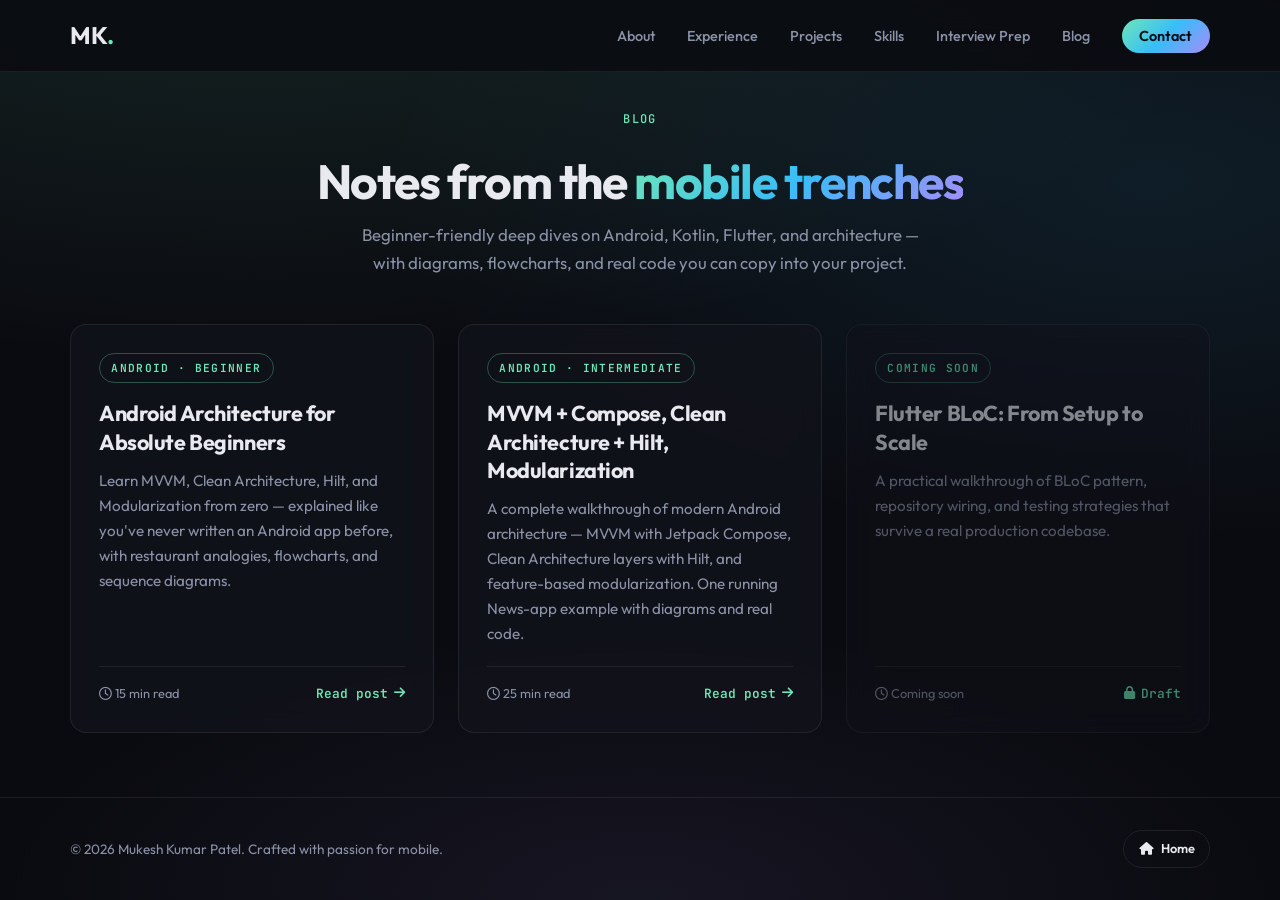
<file: blog.html>
<!DOCTYPE html>
<html lang="en">
<head>
  <meta charset="UTF-8">
  <meta name="viewport" content="width=device-width, initial-scale=1.0">
  <title>Blog — Mukesh Kumar Patel</title>
  <meta name="description" content="Mobile development blog by Mukesh Kumar Patel — Android, Kotlin, Flutter, Clean Architecture and more.">
  <meta name="keywords" content="Android blog, Kotlin tutorial, Flutter blog, MVVM, Clean Architecture, Mukesh Kumar Patel">
  <link rel="canonical" href="https://mukeshkumar7470.github.io/blog.html">
  <meta property="og:title" content="Blog — Mukesh Kumar Patel">
  <meta property="og:description" content="Beginner-friendly deep dives on Android, Kotlin, Flutter, and architecture.">
  <meta property="og:image" content="https://avatars.githubusercontent.com/u/48297190?v=4">
  <link rel="icon" href="https://avatars.githubusercontent.com/u/48297190?v=4" type="image/png">
  <link rel="preconnect" href="https://fonts.googleapis.com">
  <link rel="preconnect" href="https://fonts.gstatic.com" crossorigin>
  <link href="https://fonts.googleapis.com/css2?family=Outfit:wght@300;400;500;600;700&family=JetBrains+Mono:wght@400;500&display=swap" rel="stylesheet">
  <link rel="stylesheet" href="https://cdnjs.cloudflare.com/ajax/libs/font-awesome/6.5.1/css/all.min.css" crossorigin="anonymous">
  <link rel="stylesheet" href="css/style.css">
  <link rel="stylesheet" href="css/blog.css">
</head>
<body class="blog-page">
  <div class="bg-mesh" aria-hidden="true"></div>

  <header class="site-header scrolled" id="header">
    <nav class="nav container" aria-label="Main">
      <a href="index.html" class="nav-logo">MK<span class="accent">.</span></a>
      <button class="nav-toggle" id="navToggle" aria-label="Open menu" aria-expanded="false">
        <span></span><span></span><span></span>
      </button>
      <ul class="nav-links" id="navLinks">
        <li><a href="index.html#about">About</a></li>
        <li><a href="index.html#experience">Experience</a></li>
        <li><a href="index.html#projects">Projects</a></li>
        <li><a href="index.html#skills">Skills</a></li>
        <li><a href="interview.html">Interview Prep</a></li>
        <li><a href="blog.html" class="active">Blog</a></li>
        <li><a href="index.html#contact" class="nav-cta">Contact</a></li>
      </ul>
    </nav>
  </header>

  <main>
    <div class="container">
      <section class="blog-hero reveal visible">
        <span class="section-tag">Blog</span>
        <h1>Notes from the <span class="gradient-text">mobile trenches</span></h1>
        <p>
          Beginner-friendly deep dives on Android, Kotlin, Flutter, and architecture —
          with diagrams, flowcharts, and real code you can copy into your project.
        </p>
      </section>

      <section class="blog-grid">
        <article class="blog-card reveal visible">
          <span class="blog-card-tag">Android · Beginner</span>
          <h2>
            <a href="blog/android-architecture-for-beginners.html">
              Android Architecture for Absolute Beginners
            </a>
          </h2>
          <p>
            Learn MVVM, Clean Architecture, Hilt, and Modularization from zero — explained
            like you've never written an Android app before, with restaurant analogies,
            flowcharts, and sequence diagrams.
          </p>
          <div class="blog-card-meta">
            <span><i class="fa-regular fa-clock"></i> 15 min read</span>
            <a href="blog/android-architecture-for-beginners.html" class="read-more">
              Read post <i class="fa-solid fa-arrow-right"></i>
            </a>
          </div>
        </article>

        <article class="blog-card reveal visible">
          <span class="blog-card-tag">Android · Intermediate</span>
          <h2>
            <a href="blog/mvvm-compose-clean-architecture-hilt-modularization.html">
              MVVM + Compose, Clean Architecture + Hilt, Modularization
            </a>
          </h2>
          <p>
            A complete walkthrough of modern Android architecture — MVVM with Jetpack
            Compose, Clean Architecture layers with Hilt, and feature-based modularization.
            One running News-app example with diagrams and real code.
          </p>
          <div class="blog-card-meta">
            <span><i class="fa-regular fa-clock"></i> 25 min read</span>
            <a href="blog/mvvm-compose-clean-architecture-hilt-modularization.html" class="read-more">
              Read post <i class="fa-solid fa-arrow-right"></i>
            </a>
          </div>
        </article>

        <article class="blog-card reveal visible" style="opacity: 0.55; pointer-events: none;">
          <span class="blog-card-tag">Coming Soon</span>
          <h2><a href="#">Flutter BLoC: From Setup to Scale</a></h2>
          <p>
            A practical walkthrough of BLoC pattern, repository wiring, and testing
            strategies that survive a real production codebase.
          </p>
          <div class="blog-card-meta">
            <span><i class="fa-regular fa-clock"></i> Coming soon</span>
            <span class="read-more"><i class="fa-solid fa-lock"></i> Draft</span>
          </div>
        </article>
      </section>
    </div>
  </main>

  <footer class="footer">
    <div class="container footer-inner">
      <p>&copy; <span id="year"></span> Mukesh Kumar Patel. Crafted with passion for mobile.</p>
      <a href="index.html" class="btn btn-outline btn-sm">
        <i class="fa-solid fa-house"></i> Home
      </a>
    </div>
  </footer>

  <script src="js/main.js"></script>
  <script>
    document.getElementById("year").textContent = new Date().getFullYear();
  </script>
</body>
</html>
</file>
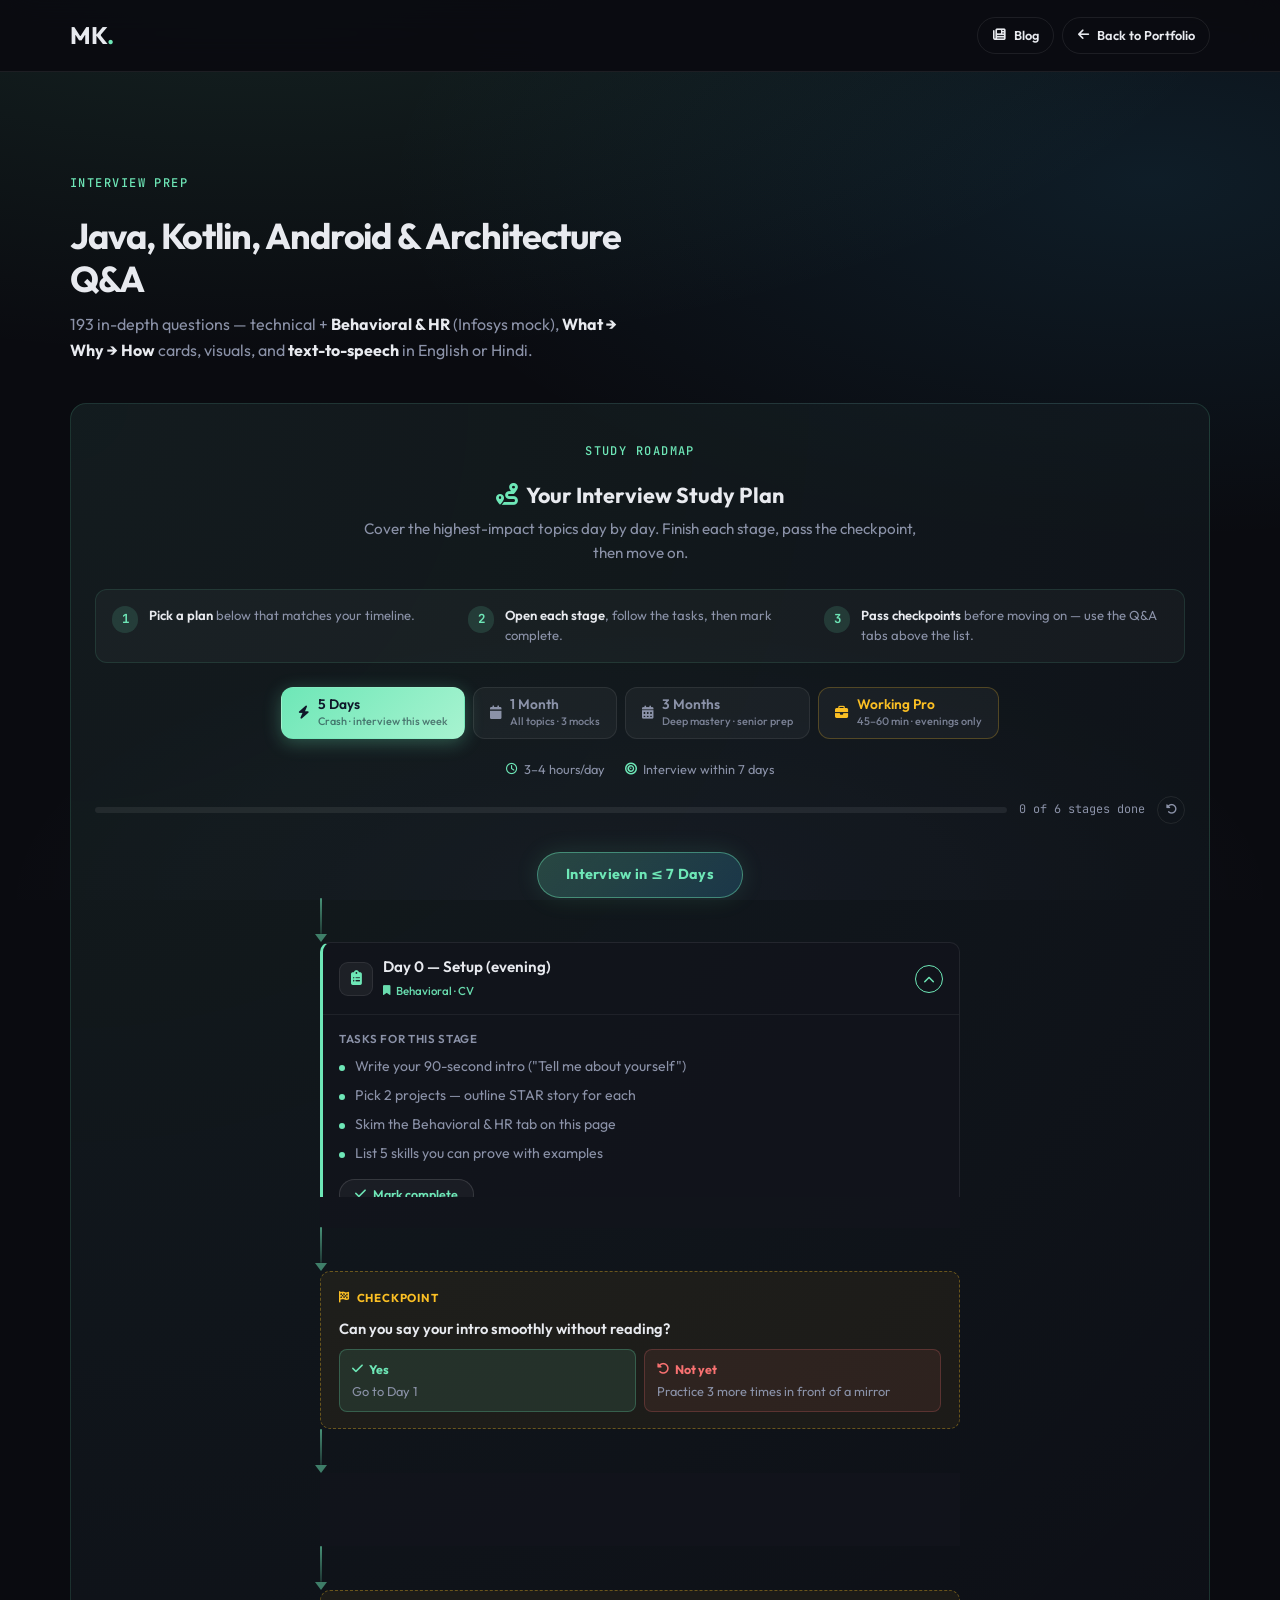
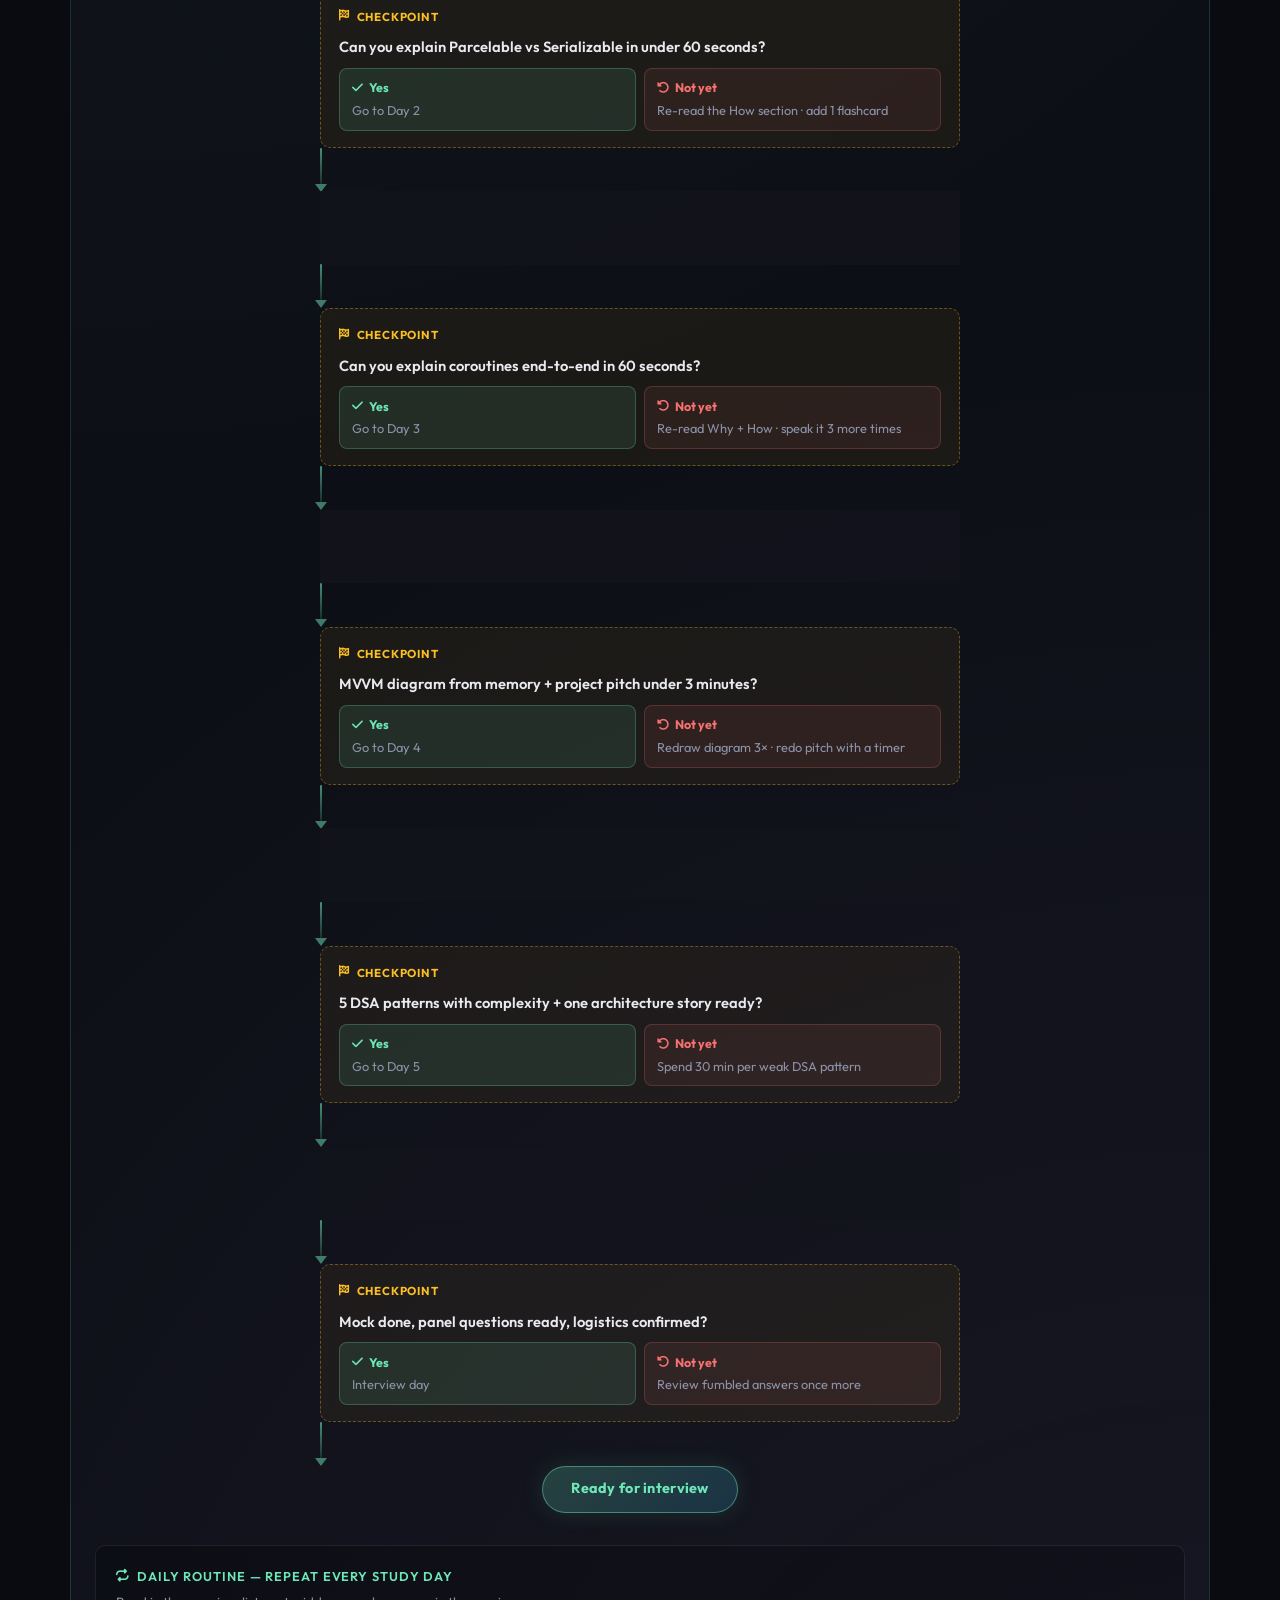
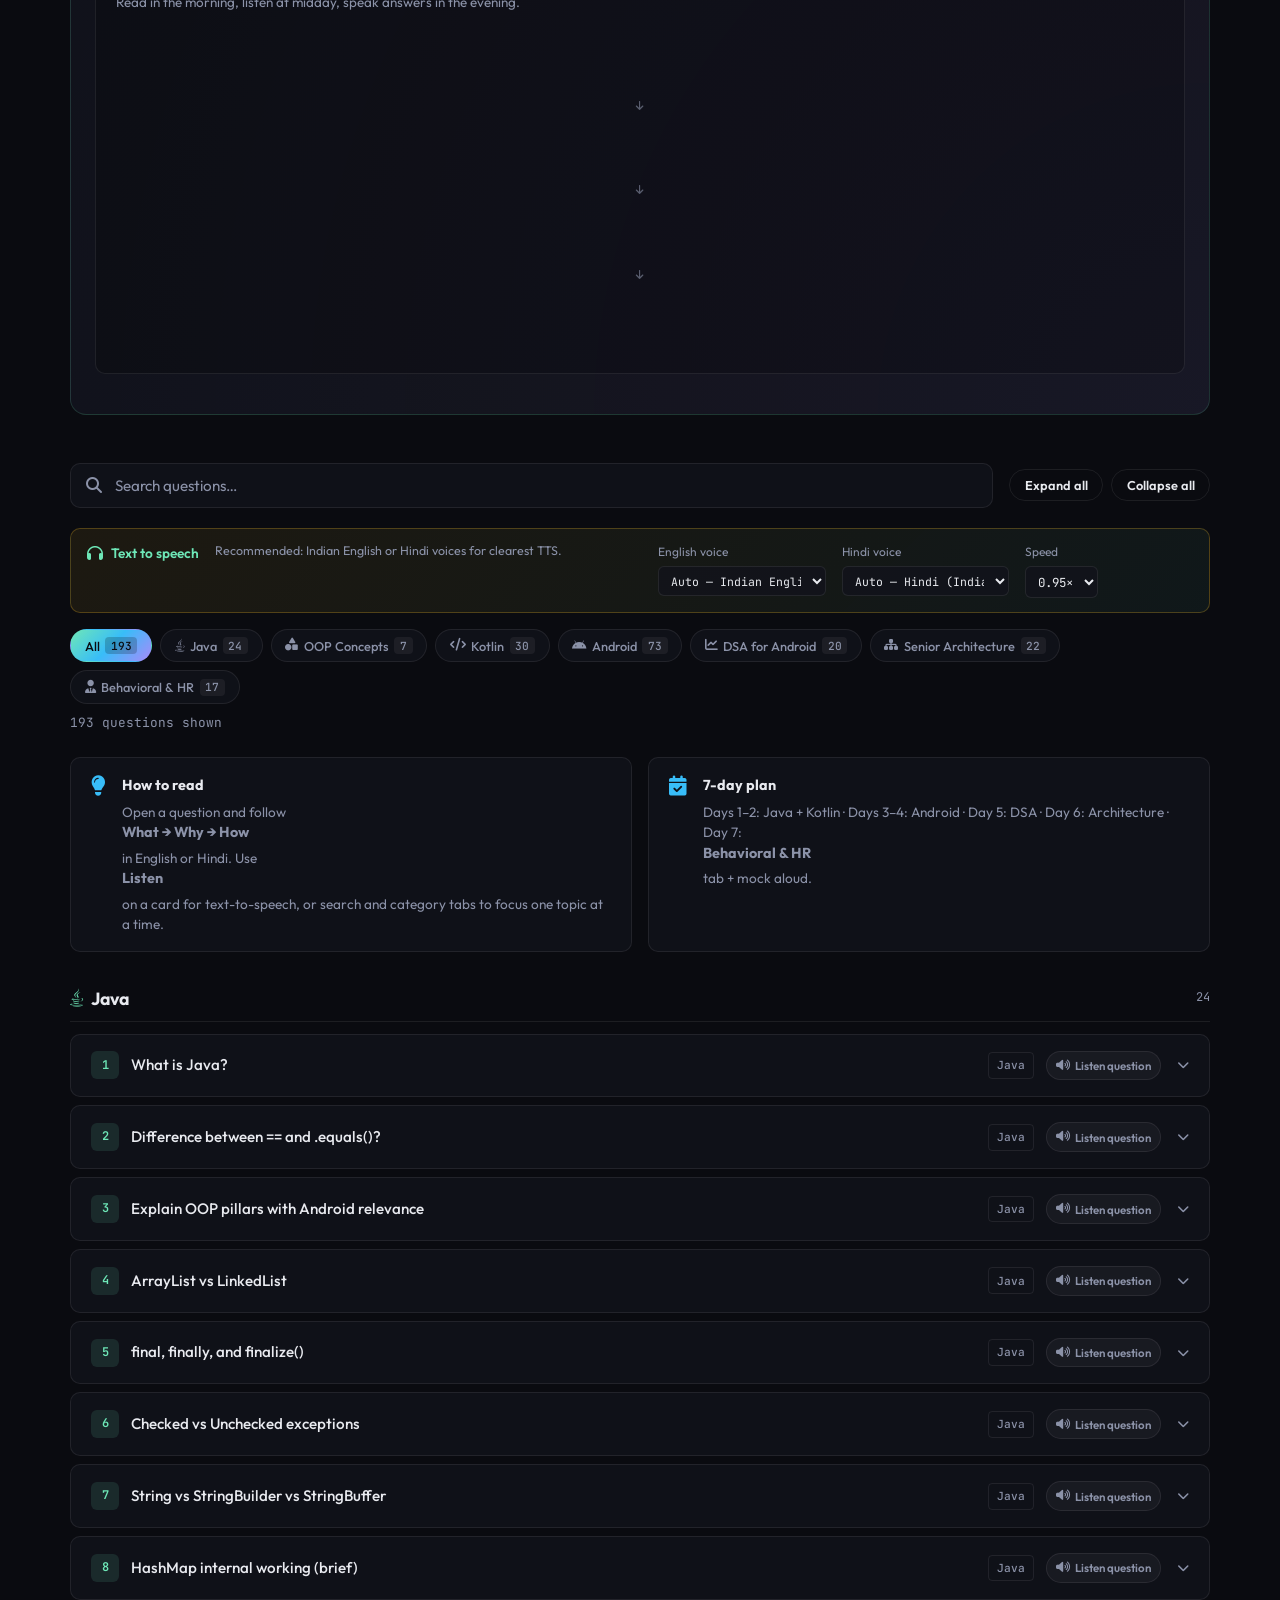
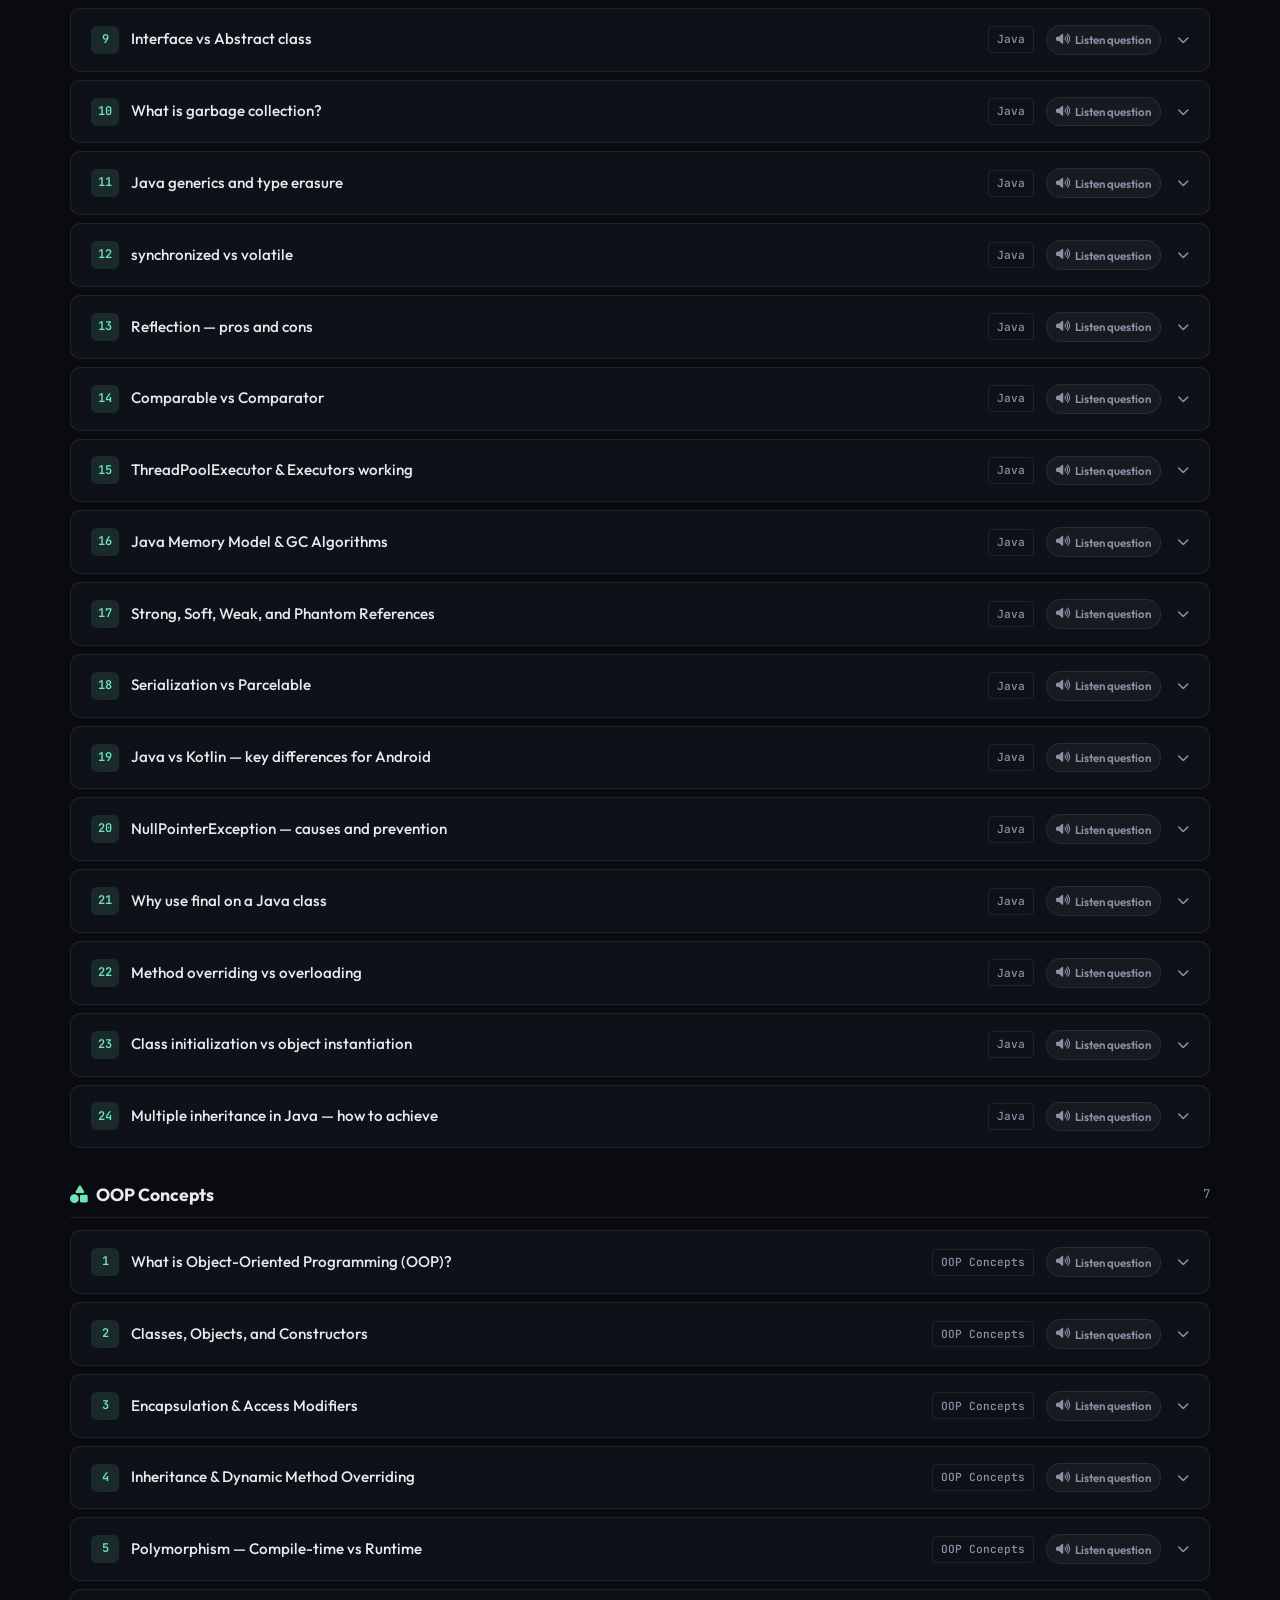
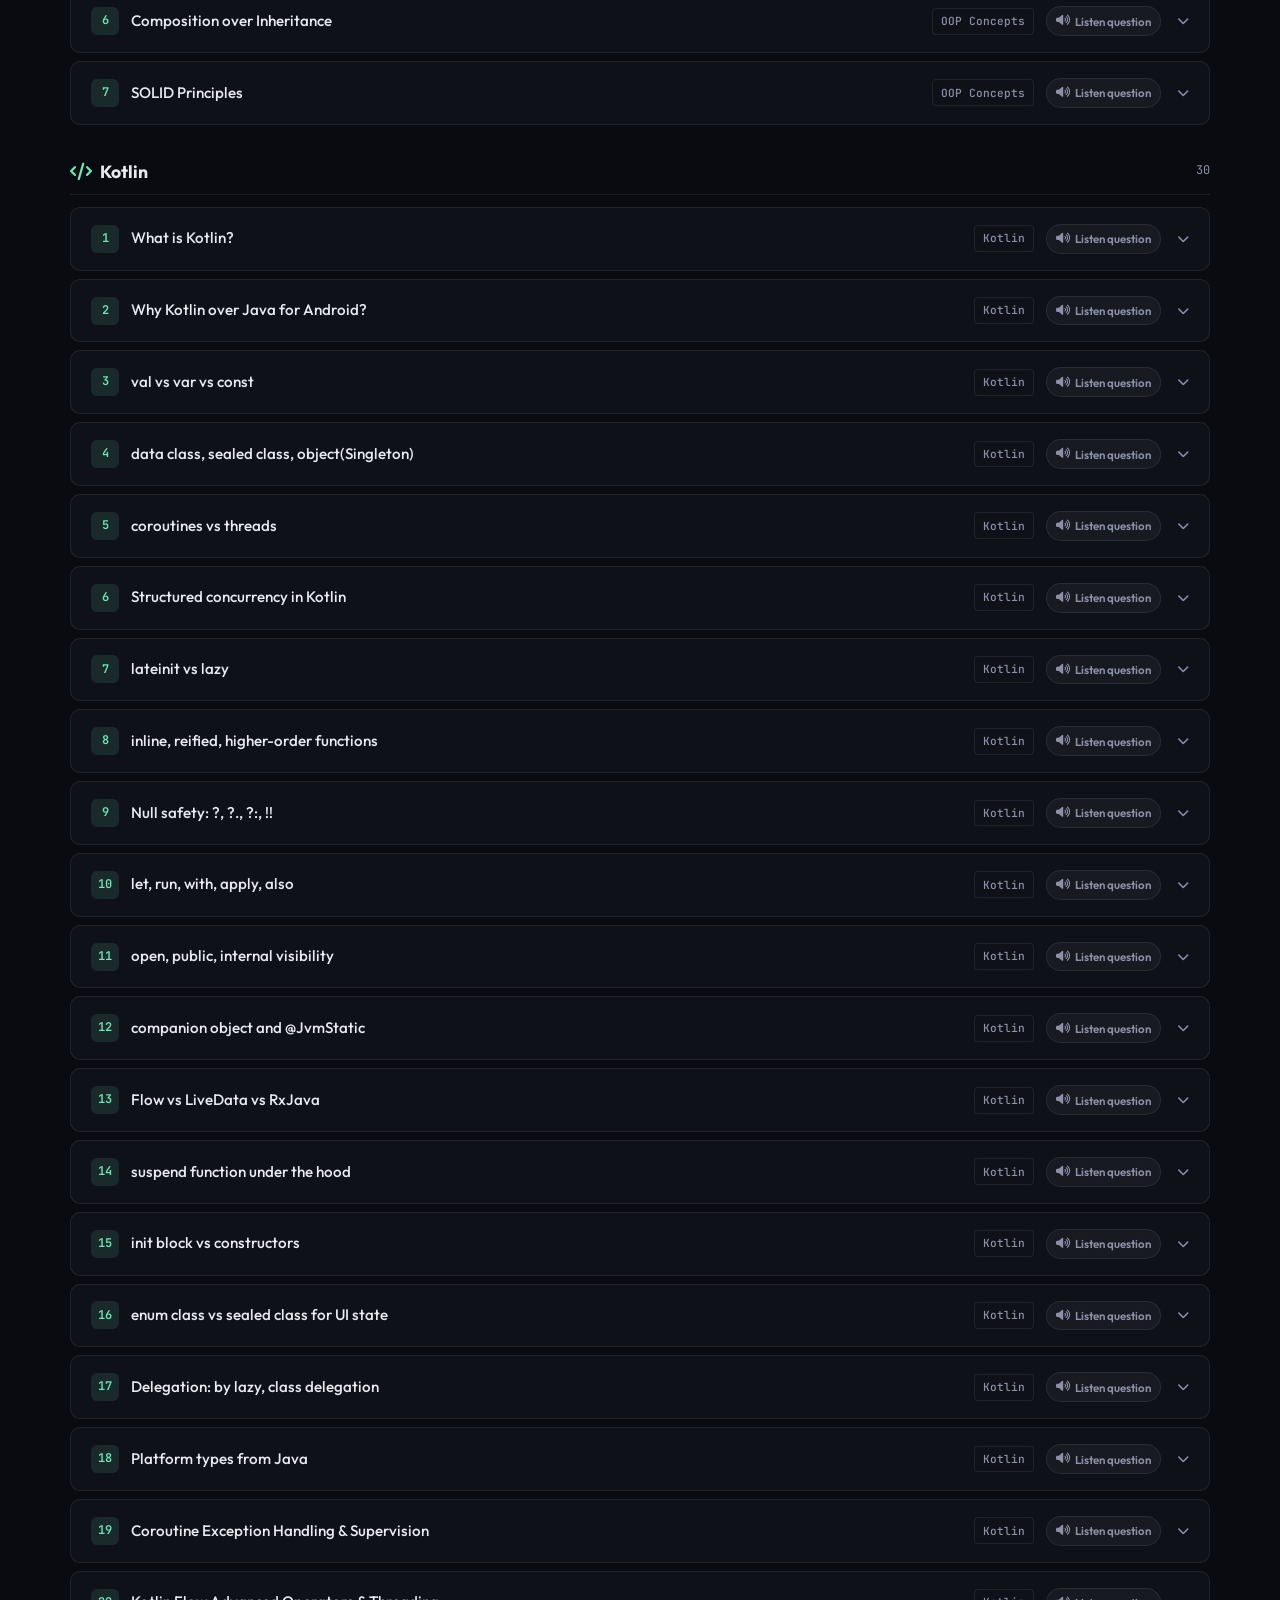
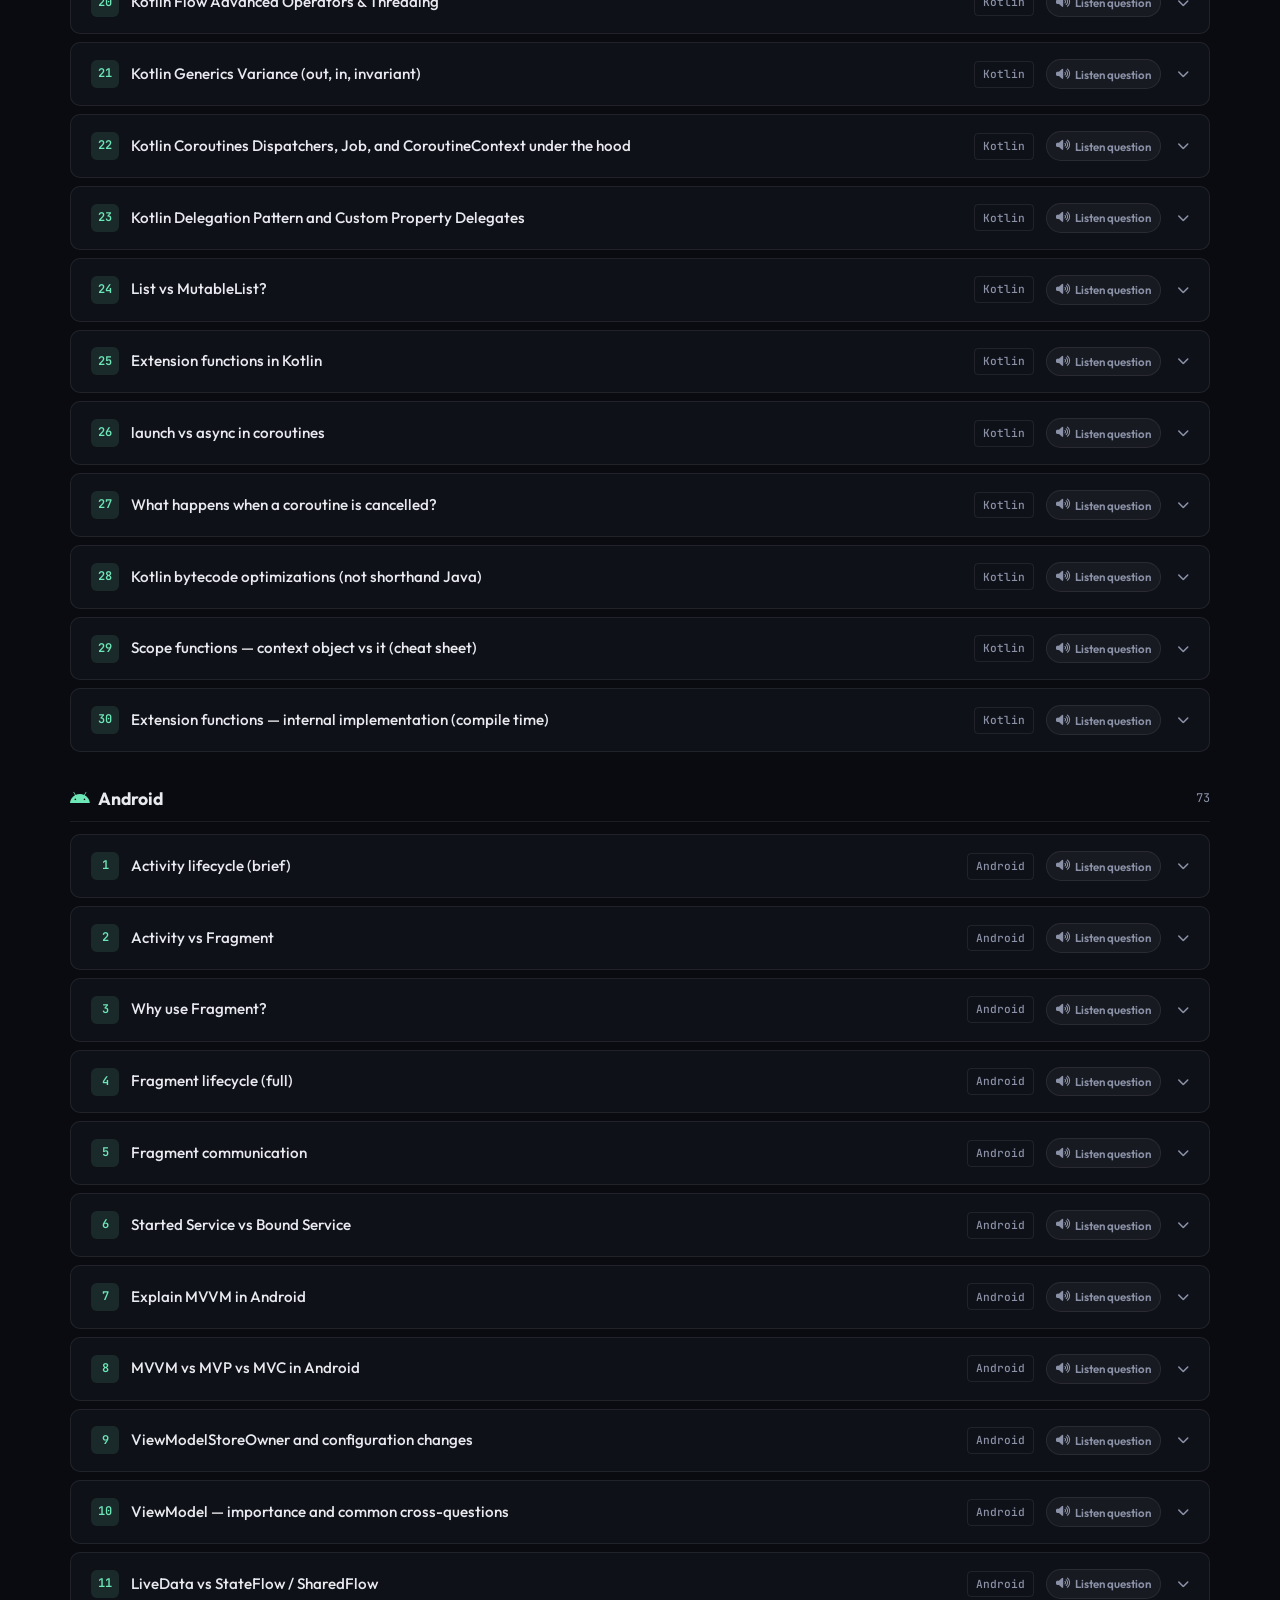
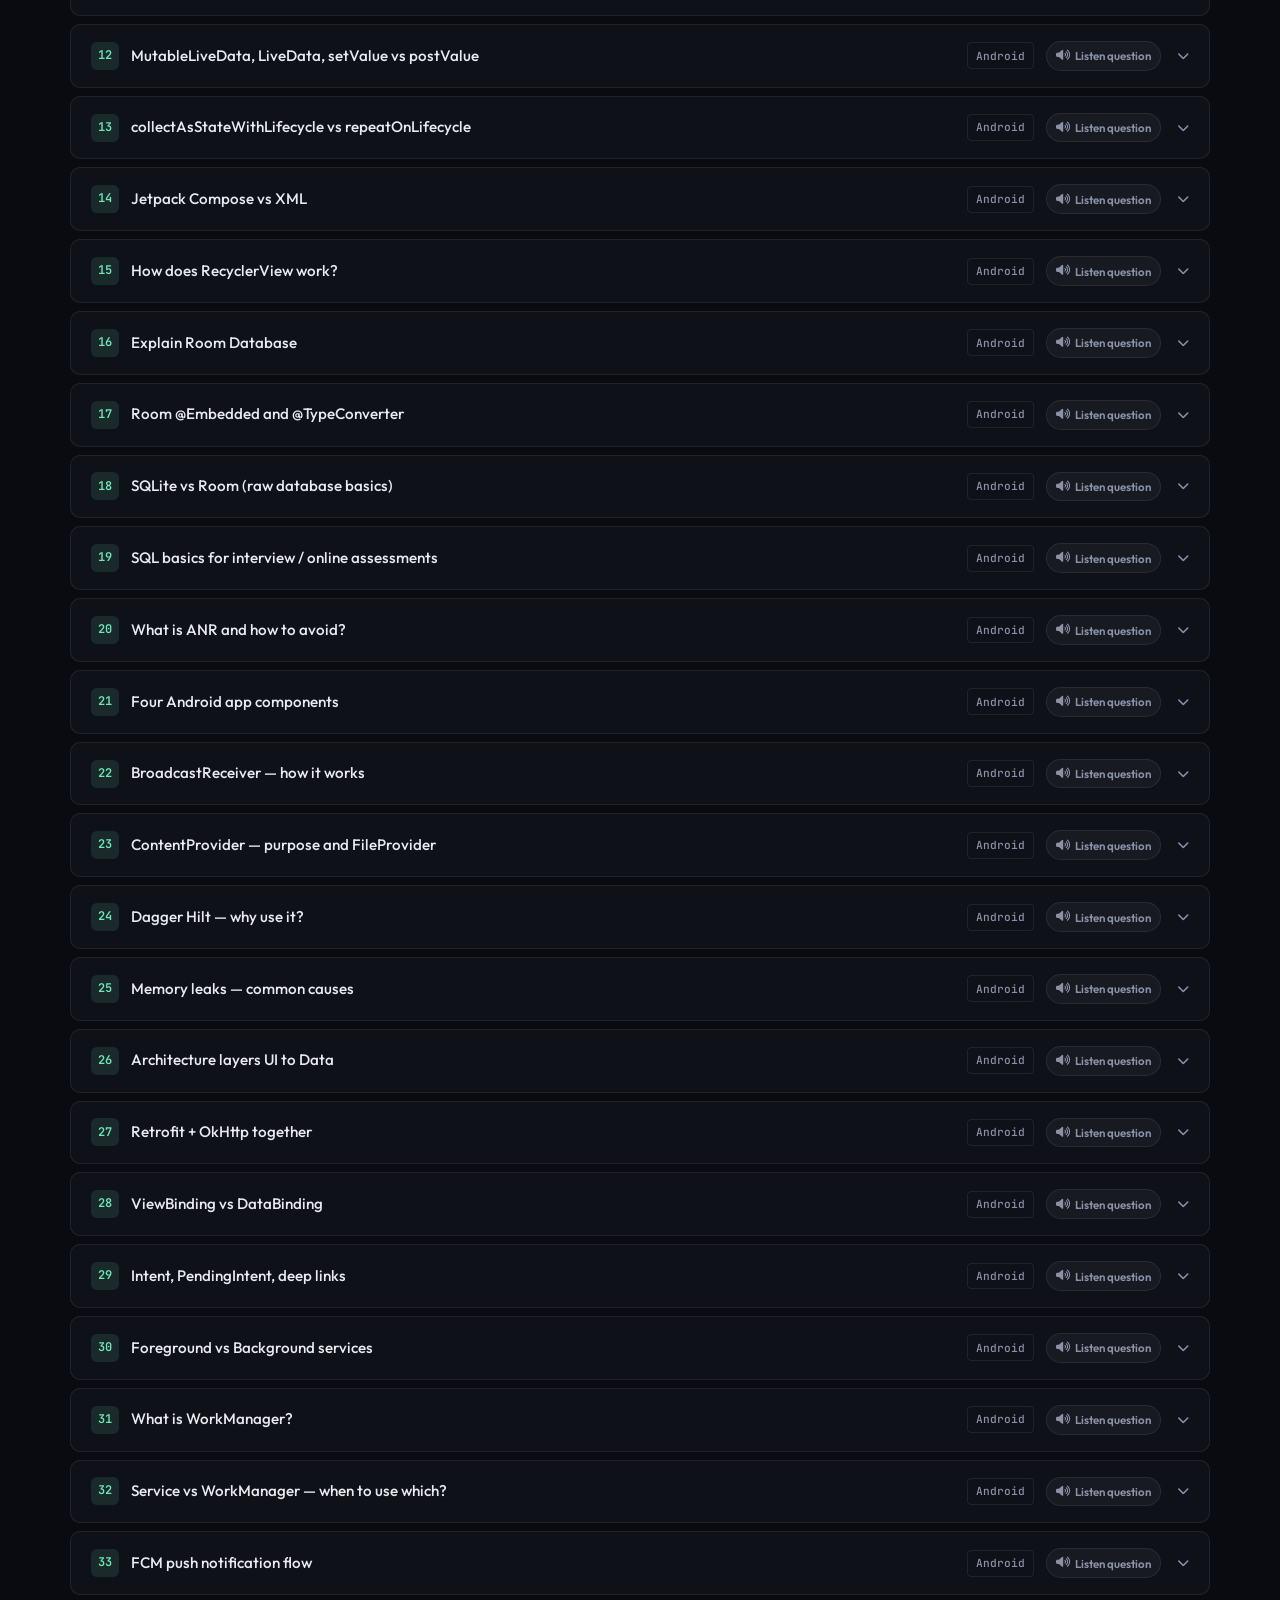
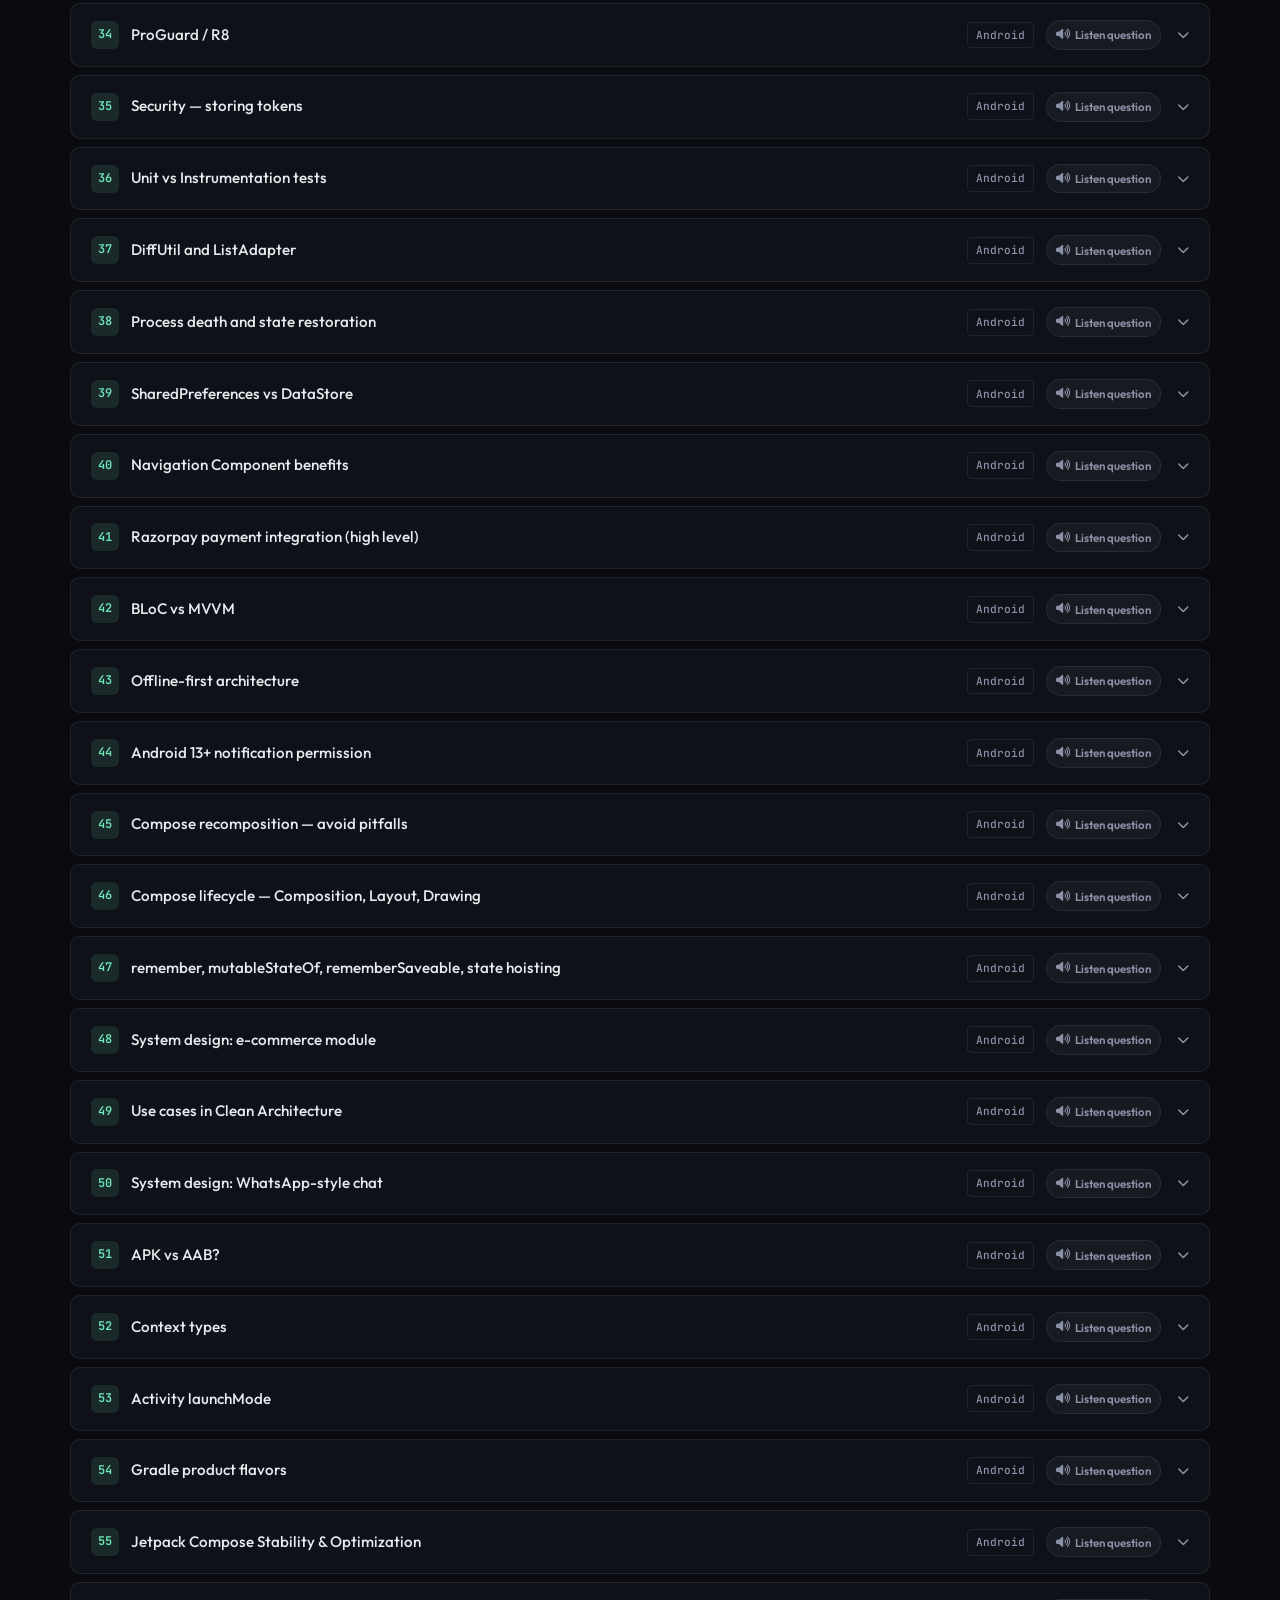
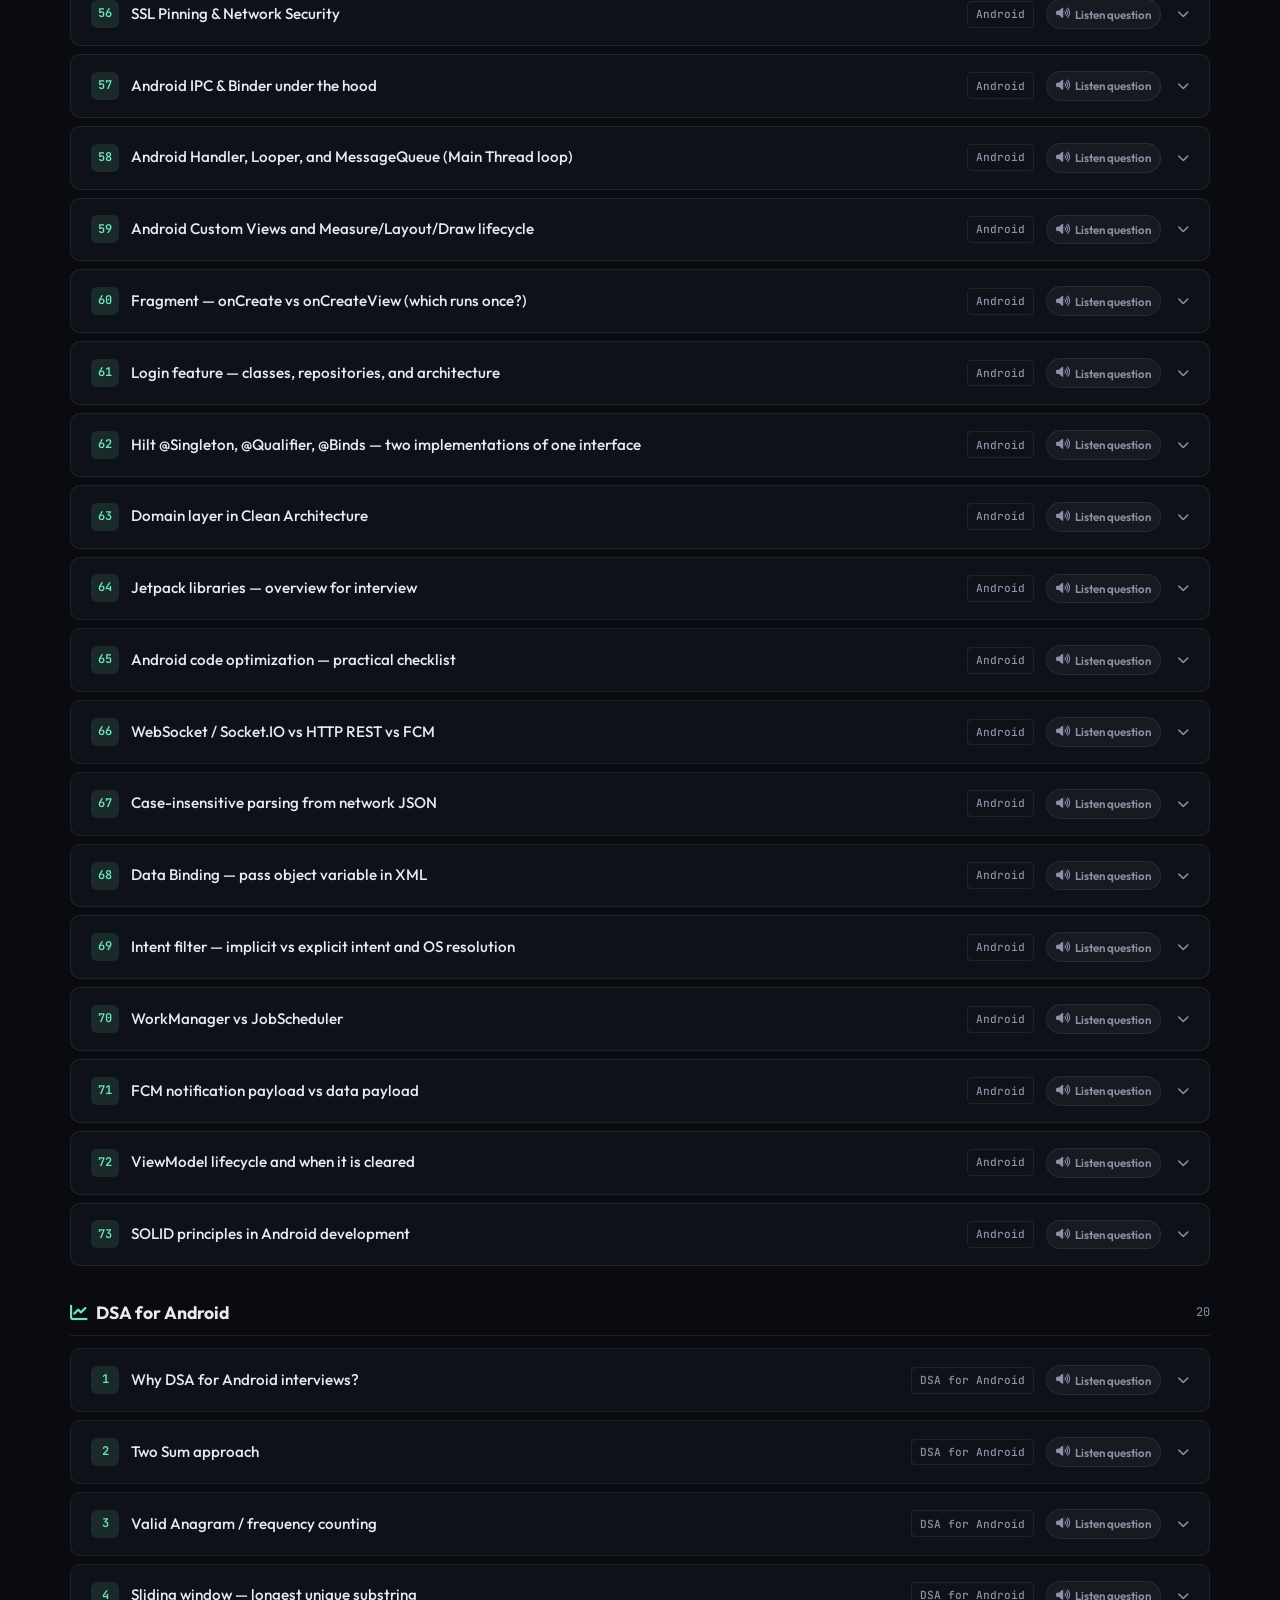
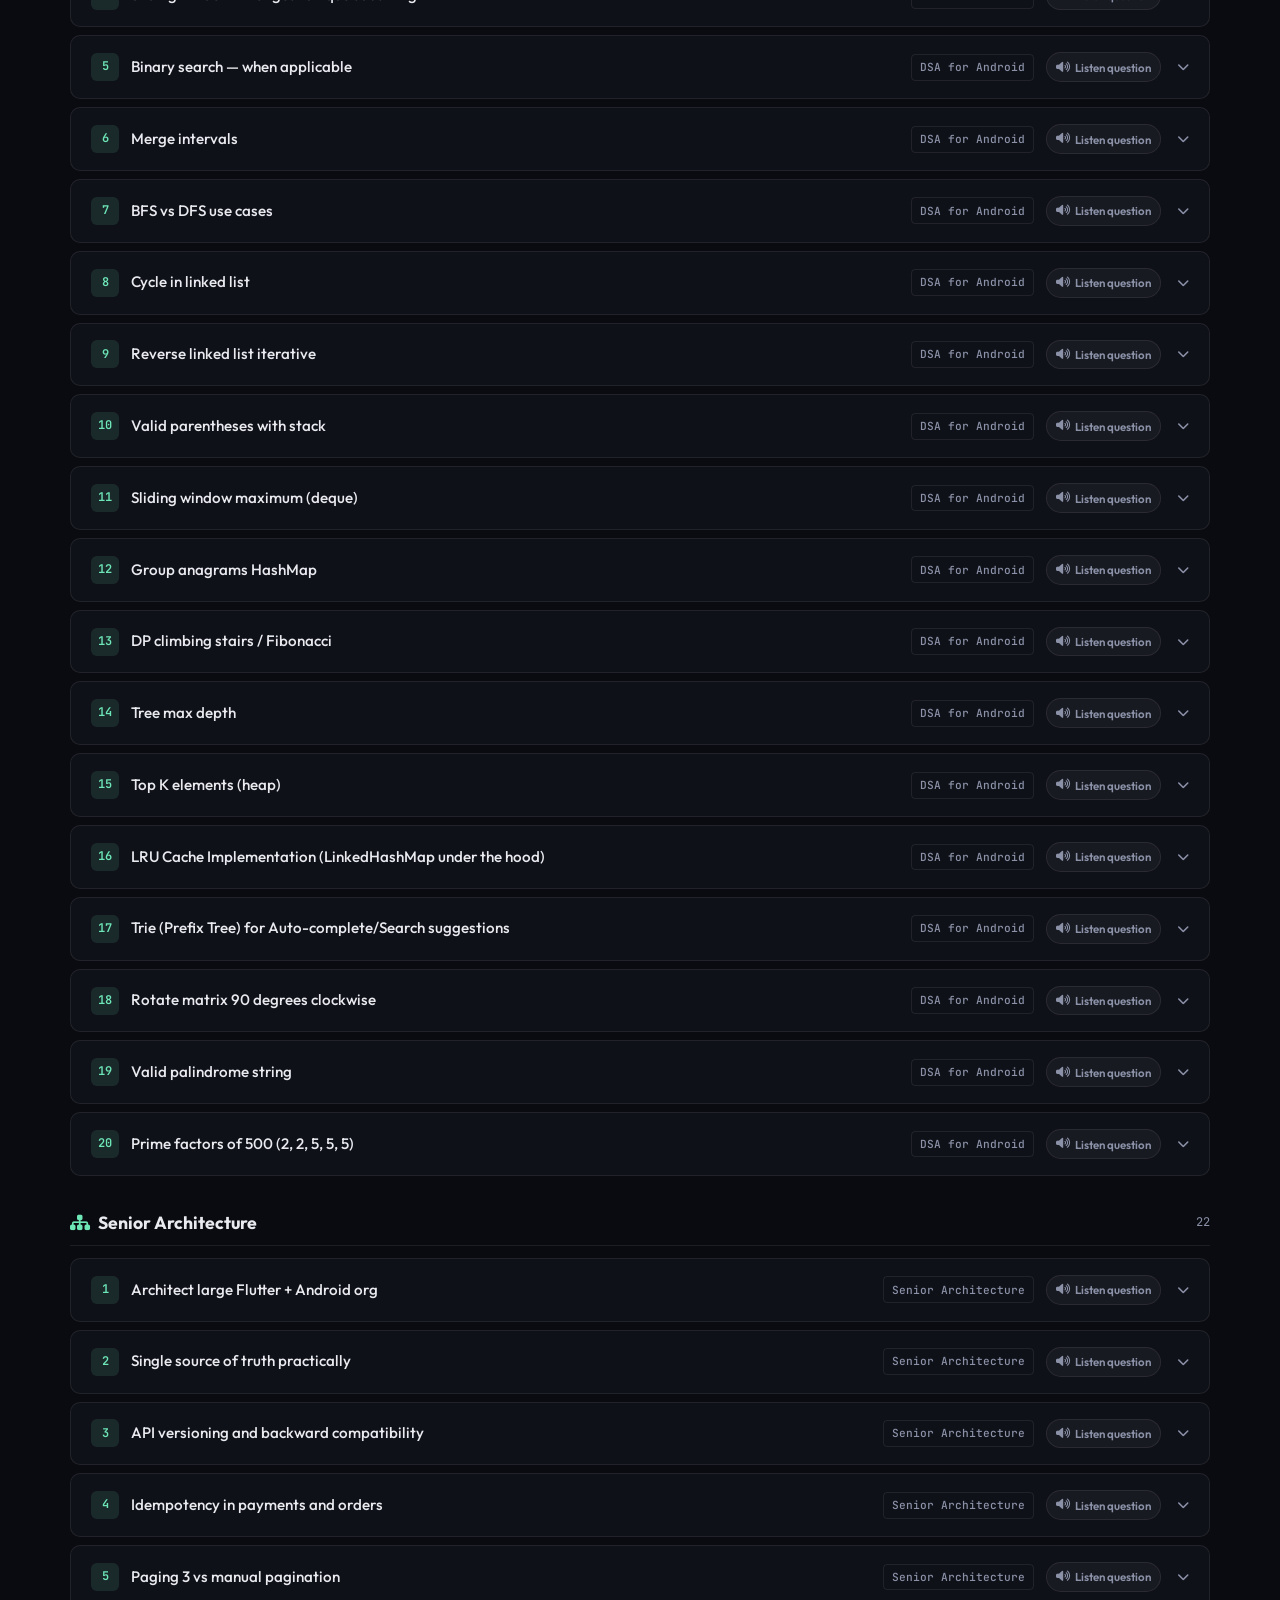
<file: interview.html>
<!DOCTYPE html>
<html lang="en">
<head>
  <meta charset="UTF-8">
  <meta name="viewport" content="width=device-width, initial-scale=1.0, viewport-fit=cover">
  <meta name="mobile-web-app-capable" content="yes">
  <meta name="apple-mobile-web-app-capable" content="yes">
  <title>Interview Prep — Mukesh Kumar Patel</title>
  <meta name="description" content="193 technical and behavioral interview Q&A — Java, Kotlin, Android, DSA, Architecture, and HR/Infosys prep with English and Hindi answers.">
  <link rel="icon" href="https://avatars.githubusercontent.com/u/48297190?v=4" type="image/png">
  <link rel="manifest" href="manifest.json">
  <meta name="theme-color" content="#6ee7b7">
  <link rel="preconnect" href="https://fonts.googleapis.com">
  <link rel="preconnect" href="https://fonts.gstatic.com" crossorigin>
  <link href="https://fonts.googleapis.com/css2?family=Outfit:wght@300;400;500;600;700&family=JetBrains+Mono:wght@400;500&display=swap" rel="stylesheet">
  <link rel="stylesheet" href="https://cdnjs.cloudflare.com/ajax/libs/font-awesome/6.5.1/css/all.min.css" crossorigin="anonymous">
  <link rel="stylesheet" href="css/style.css">
  <link rel="stylesheet" href="css/interview.css">
</head>
<body class="interview-page">
  <div class="bg-mesh" aria-hidden="true"></div>

  <header class="site-header scrolled" id="header">
    <nav class="nav container" aria-label="Interview prep">
      <a href="index.html" class="nav-logo">MK<span class="accent">.</span></a>
      <div class="nav-right" style="display:flex; align-items:center; gap:0.5rem;">
        <a href="blog.html" class="btn btn-outline btn-sm">
          <i class="fa-solid fa-newspaper" aria-hidden="true"></i>
          <span>Blog</span>
        </a>
        <a href="index.html" class="btn btn-outline btn-sm nav-back">
          <i class="fa-solid fa-arrow-left" aria-hidden="true"></i>
          <span class="nav-back-long">Back to Portfolio</span>
          <span class="nav-back-short">Back</span>
        </a>
      </div>
    </nav>
  </header>

  <main class="interview-page-main">
    <div class="container">
      <div class="interview-bottom-header reveal visible">
        <span class="section-tag">Interview Prep</span>
        <h1>Java, Kotlin, Android & Architecture Q&A</h1>
        <p class="section-desc">193 in-depth questions — technical + <strong>Behavioral &amp; HR</strong> (Infosys mock), <strong>What → Why → How</strong> cards, visuals, and <strong>text-to-speech</strong> in English or Hindi.</p>
      </div>

            <!-- ═══════════════════════════════════════════════════
           STUDY PLAN FLOWCHART + DECISION TREE
           ═══════════════════════════════════════════════════ -->
      <section class="spf-section reveal visible" id="studyPlanFlowchart" aria-label="Study roadmap">

        <div class="spf-header-row">
          <span class="section-tag">Study Roadmap</span>
          <h2 class="spf-title"><i class="fa-solid fa-route"></i> Your Interview Study Plan</h2>
          <p class="spf-subtitle" id="spfPlanDesc">Interview within a week — high-impact topics with daily checkpoints</p>
        </div>

        <div class="spf-howto" aria-label="How to use the study roadmap">
          <div class="spf-howto-step">
            <span class="spf-howto-num">1</span>
            <p><strong>Pick a plan</strong> below that matches your timeline.</p>
          </div>
          <div class="spf-howto-step">
            <span class="spf-howto-num">2</span>
            <p><strong>Open each stage</strong>, follow the tasks, then mark complete.</p>
          </div>
          <div class="spf-howto-step">
            <span class="spf-howto-num">3</span>
            <p><strong>Pass checkpoints</strong> before moving on — use the Q&amp;A tabs above the list.</p>
          </div>
        </div>

        <!-- Plan tab switcher -->
        <div class="spf-tabs" role="tablist" aria-label="Study plan duration">
          <button class="spf-tab-btn active" data-plan="5day" role="tab" aria-selected="true">
            <i class="fa-solid fa-bolt"></i>
            <span class="spf-tab-text">
              <span class="spf-tab-label">5 Days</span>
              <span class="spf-tab-hint">Crash · interview this week</span>
            </span>
          </button>
          <button class="spf-tab-btn" data-plan="1month" role="tab" aria-selected="false">
            <i class="fa-solid fa-calendar"></i>
            <span class="spf-tab-text">
              <span class="spf-tab-label">1 Month</span>
              <span class="spf-tab-hint">All topics · 3 mocks</span>
            </span>
          </button>
          <button class="spf-tab-btn" data-plan="3month" role="tab" aria-selected="false">
            <i class="fa-solid fa-calendar-days"></i>
            <span class="spf-tab-text">
              <span class="spf-tab-label">3 Months</span>
              <span class="spf-tab-hint">Deep mastery · senior prep</span>
            </span>
          </button>
          <button class="spf-tab-btn spf-tab-btn--working" data-plan="working" role="tab" aria-selected="false">
            <i class="fa-solid fa-briefcase"></i>
            <span class="spf-tab-text">
              <span class="spf-tab-label">Working Pro</span>
              <span class="spf-tab-hint">45–60 min · evenings only</span>
            </span>
          </button>
        </div>

        <div class="spf-plan-meta" id="spfPlanMeta" aria-live="polite">
          <span class="spf-meta-item" id="spfMetaTime"><i class="fa-regular fa-clock"></i> 3–4 hrs/day</span>
          <span class="spf-meta-item" id="spfMetaFor"><i class="fa-solid fa-bullseye"></i> Interview in ≤ 7 days</span>
        </div>

        <!-- Progress bar -->
        <div class="spf-progress-row">
          <div class="spf-progress-track" role="progressbar" aria-valuemin="0" aria-valuemax="100" aria-labelledby="spfProgressLabel">
            <div class="spf-progress-fill" id="spfProgressFill"></div>
          </div>
          <span class="spf-progress-label" id="spfProgressLabel">0 of 0 stages done</span>
          <button class="spf-reset-btn" id="spfResetBtn" type="button" title="Reset progress for this plan" aria-label="Reset progress for this plan">
            <i class="fa-solid fa-rotate-left"></i>
          </button>
        </div>

        <!-- Roadmap stages (rendered by JS) -->
        <div class="spf-flowchart" id="spfFlowchart" aria-live="polite"></div>

        <!-- Daily loop -->
        <div class="spf-daily-wrap">
          <p class="spf-daily-title"><i class="fa-solid fa-repeat"></i> Daily routine — repeat every study day</p>
          <p class="spf-daily-desc" id="spfDailyDesc">Same rhythm each day while you follow the stages above.</p>
          <div class="spf-daily-loop" id="spfDailyLoop"></div>
        </div>

      </section>
      <!-- ═══════════════════════════════════════════════════ -->


      <div class="interview-toolbar reveal visible">
        <div class="interview-search-wrap">
          <i class="fa-solid fa-magnifying-glass" aria-hidden="true"></i>
          <input type="search" id="interviewSearch" class="interview-search" placeholder="Search questions…" autocomplete="off" aria-label="Search interview questions">
        </div>
        <div class="interview-actions">
          <button type="button" class="btn btn-outline btn-sm" id="interviewExpandAll">Expand all</button>
          <button type="button" class="btn btn-outline btn-sm" id="interviewCollapseAll">Collapse all</button>
        </div>
      </div>

      <p class="interview-mobile-hint" id="interviewMobileHint" hidden>
        <i class="fa-solid fa-mobile-screen"></i>
        <span id="interviewMobileHintText"></span>
      </p>

      <p class="interview-tts-warn" id="interviewTtsWarn" hidden>
        <i class="fa-solid fa-triangle-exclamation"></i> Text-to-speech is not available in this browser. On Windows, install <strong>English (India)</strong> and <strong>Hindi</strong> voices under Settings → Time &amp; language → Speech.
      </p>

      <div class="interview-tts-toolbar reveal visible" id="interviewTtsToolbar">
        <span class="interview-tts-toolbar-title">
          <i class="fa-solid fa-headphones" aria-hidden="true"></i> Text to speech
        </span>
        <span class="interview-tts-hint" title="Windows: Settings → Time &amp; language → Speech — install English (India) Neerja and Hindi Madhur for natural Indian tone.">Recommended: Indian English or Hindi voices for clearest TTS.</span>
        <div class="interview-tts-controls">
          <div class="interview-tts-rate-wrap">
            <label for="interviewTtsVoiceEn">English voice</label>
            <select id="interviewTtsVoiceEn" class="interview-tts-voice" aria-label="Indian English voice">
              <option value="auto">Auto — Indian English</option>
            </select>
          </div>
          <div class="interview-tts-rate-wrap">
            <label for="interviewTtsVoiceHi">Hindi voice</label>
            <select id="interviewTtsVoiceHi" class="interview-tts-voice" aria-label="Hindi India voice">
              <option value="auto">Auto — Hindi (India)</option>
            </select>
          </div>
          <div class="interview-tts-rate-wrap">
            <label for="interviewTtsRate">Speed</label>
            <select id="interviewTtsRate" class="interview-tts-rate" aria-label="Speech speed">
              <option value="0.85">0.85×</option>
              <option value="0.95" selected>0.95×</option>
              <option value="1">1×</option>
              <option value="1.1">1.1×</option>
            </select>
          </div>
        </div>
      </div>

      <div class="interview-tabs-wrap reveal visible">
        <div class="interview-tabs" id="interviewTabs" role="tablist" aria-label="Question categories"></div>
        <p class="interview-count" id="interviewCount" aria-live="polite"></p>
      </div>

      <div class="interview-prep-note reveal visible">
        <div class="prep-card">
          <i class="fa-solid fa-lightbulb"></i>
          <div>
            <strong>How to read</strong>
            <p>Open a question and follow <strong>What → Why → How</strong> in English or Hindi. Use <strong>Listen</strong> on a card for text-to-speech, or search and category tabs to focus one topic at a time.</p>
          </div>
        </div>
        <div class="prep-card">
          <i class="fa-solid fa-calendar-check"></i>
          <div>
            <strong>7-day plan</strong>
            <p>Days 1–2: Java + Kotlin · Days 3–4: Android · Day 5: DSA · Day 6: Architecture · Day 7: <strong>Behavioral &amp; HR</strong> tab + mock aloud.</p>
          </div>
        </div>
      </div>

      <div id="interviewList" class="interview-list reveal visible" aria-label="Interview questions and answers"></div>
    </div>
  </main>

  <!-- Mobile: real audio stream for background + lock screen (JioSaavn-style) -->
  <audio
    id="interviewPlayerMusic"
    playsinline
    webkit-playsinline
    preload="none"
    hidden
    aria-hidden="true"
  ></audio>
  <!-- Desktop fallback: silent loop while Web Speech runs -->
  <audio
    id="interviewPlayerKeepalive"
    loop
    playsinline
    webkit-playsinline
    preload="none"
    hidden
    aria-hidden="true"
  ></audio>

  <div class="interview-player" id="interviewPlayer" hidden aria-label="Interview audio player">
    <div class="interview-player-inner">
      <div class="interview-player-info">
        <p class="interview-player-title" id="interviewPlayerTitle">—</p>
        <p class="interview-player-meta">
          <span id="interviewPlayerPart">English</span>
          <span class="interview-player-sep">·</span>
          <span id="interviewPlayerIndex">0 / 0</span>
        </p>
      </div>
      <div class="interview-player-controls" role="group" aria-label="Playback controls">
        <button type="button" class="interview-player-btn" id="interviewPlayerPrev" title="Previous" aria-label="Previous">
          <i class="fa-solid fa-backward-step" aria-hidden="true"></i>
        </button>
        <button type="button" class="interview-player-btn interview-player-btn-main" id="interviewPlayerPlayPause" title="Play / Pause" aria-label="Play">
          <i class="fa-solid fa-play" id="interviewPlayerPlayPauseIcon" aria-hidden="true"></i>
        </button>
        <button type="button" class="interview-player-btn" id="interviewPlayerStop" title="Stop" aria-label="Stop">
          <i class="fa-solid fa-stop" aria-hidden="true"></i>
        </button>
        <button type="button" class="interview-player-btn" id="interviewPlayerNext" title="Next" aria-label="Next">
          <i class="fa-solid fa-forward-step" aria-hidden="true"></i>
        </button>
      </div>
    </div>
  </div>

  <footer class="footer">
    <div class="container footer-inner">
      <p><a href="index.html">← Portfolio</a> · &copy; <span id="year"></span> Mukesh Kumar Patel</p>
      <a href="index.html" class="btn btn-outline btn-sm">
        <i class="fa-solid fa-house"></i> Home
      </a>
    </div>
  </footer>

  <!-- Optional: deploy cloudflare-worker/tts-proxy.js then set your Workers URL here -->
  <script>
    window.INTERVIEW_TTS_PROXY = "";
  </script>
  <script src="js/interview-data.js" defer></script>
  <script src="js/wwh-structure.js" defer></script>
  <script src="js/interview-visuals.js" defer></script>
  <script src="js/interview-answer-format.js" defer></script>
  <script src="js/interview-music-audio.js" defer></script>
  <script src="js/interview-tts.js" defer></script>
  <script src="js/interview.js" defer></script>
  <script src="js/study-plan.js" defer></script>
  <script>
    document.getElementById("year").textContent = new Date().getFullYear();
  </script>
</body>
</html>
</file>
<file: css/style.css>
/* ===== Design tokens ===== */
:root {
  --bg: #0a0b10;
  --bg-elevated: #12141c;
  --bg-card: rgba(18, 20, 28, 0.72);
  --border: rgba(255, 255, 255, 0.08);
  --text: #e8eaef;
  --text-muted: #8b92a8;
  --accent: #6ee7b7;
  --accent-2: #38bdf8;
  --accent-3: #a78bfa;
  --gradient: linear-gradient(135deg, var(--accent) 0%, var(--accent-2) 50%, var(--accent-3) 100%);
  --shadow: 0 24px 48px rgba(0, 0, 0, 0.45);
  --radius: 16px;
  --radius-sm: 10px;
  --font: "Outfit", system-ui, sans-serif;
  --font-mono: "JetBrains Mono", monospace;
  --header-h: 72px;
  --transition: 0.25s cubic-bezier(0.4, 0, 0.2, 1);
}

*, *::before, *::after {
  box-sizing: border-box;
  margin: 0;
  padding: 0;
}

html {
  scroll-behavior: smooth;
  scroll-padding-top: var(--header-h);
}

body {
  font-family: var(--font);
  background: var(--bg);
  color: var(--text);
  line-height: 1.65;
  overflow-x: hidden;
  -webkit-font-smoothing: antialiased;
}

a {
  color: inherit;
  text-decoration: none;
}

ul { list-style: none; }

img {
  max-width: 100%;
  display: block;
}

.container {
  width: min(1140px, 92vw);
  margin-inline: auto;
}

/* ===== Background ===== */
.bg-mesh {
  position: fixed;
  inset: 0;
  z-index: -2;
  background:
    radial-gradient(ellipse 80% 50% at 20% -10%, rgba(110, 231, 183, 0.12), transparent),
    radial-gradient(ellipse 60% 40% at 90% 20%, rgba(56, 189, 248, 0.1), transparent),
    radial-gradient(ellipse 50% 30% at 50% 100%, rgba(167, 139, 250, 0.08), transparent),
    var(--bg);
}

.cursor-glow {
  position: fixed;
  width: 400px;
  height: 400px;
  border-radius: 50%;
  background: radial-gradient(circle, rgba(110, 231, 183, 0.06) 0%, transparent 70%);
  pointer-events: none;
  z-index: -1;
  transform: translate(-50%, -50%);
  transition: opacity 0.3s;
  opacity: 0;
}

body:hover .cursor-glow { opacity: 1; }

/* ===== Header ===== */
.site-header {
  position: fixed;
  top: 0;
  left: 0;
  right: 0;
  z-index: 1000;
  height: var(--header-h);
  transition: background var(--transition), box-shadow var(--transition);
}

.site-header.scrolled {
  background: rgba(10, 11, 16, 0.85);
  backdrop-filter: blur(16px);
  border-bottom: 1px solid var(--border);
}

.nav {
  display: flex;
  align-items: center;
  justify-content: space-between;
  height: 100%;
}

.nav-logo {
  font-size: 1.5rem;
  font-weight: 700;
  letter-spacing: -0.02em;
}

.nav-logo .accent { color: var(--accent); }

.nav-links {
  display: flex;
  align-items: center;
  gap: 2rem;
}

.nav-links a {
  font-size: 0.9rem;
  font-weight: 500;
  color: var(--text-muted);
  transition: color var(--transition);
}

.nav-links a:hover { color: var(--text); }

.nav-cta {
  padding: 0.5rem 1.1rem !important;
  background: var(--gradient);
  color: var(--bg) !important;
  border-radius: 999px;
  font-weight: 600 !important;
}

.nav-cta:hover { opacity: 0.9; }

.nav-toggle {
  display: none;
  flex-direction: column;
  gap: 5px;
  background: none;
  border: none;
  cursor: pointer;
  padding: 8px;
}

.nav-toggle span {
  display: block;
  width: 24px;
  height: 2px;
  background: var(--text);
  border-radius: 2px;
  transition: var(--transition);
}

/* ===== Typography helpers ===== */
.gradient-text {
  background: var(--gradient);
  -webkit-background-clip: text;
  background-clip: text;
  -webkit-text-fill-color: transparent;
}

.section {
  padding: 5rem 0;
}

.section-alt {
  background: rgba(255, 255, 255, 0.02);
  border-block: 1px solid var(--border);
}

.section-header {
  margin-bottom: 3rem;
  max-width: 560px;
}

.section-tag {
  display: inline-block;
  font-family: var(--font-mono);
  font-size: 0.75rem;
  font-weight: 500;
  text-transform: uppercase;
  letter-spacing: 0.12em;
  color: var(--accent);
  margin-bottom: 0.75rem;
}

.section-header h2 {
  font-size: clamp(1.75rem, 4vw, 2.25rem);
  font-weight: 700;
  letter-spacing: -0.03em;
  line-height: 1.2;
}

.section-desc {
  margin-top: 0.75rem;
  color: var(--text-muted);
  font-size: 1rem;
  max-width: 640px;
  line-height: 1.6;
}

.section-desc strong { color: var(--text); }

/* ===== Buttons ===== */
.btn {
  display: inline-flex;
  align-items: center;
  gap: 0.5rem;
  padding: 0.75rem 1.5rem;
  font-family: var(--font);
  font-size: 0.95rem;
  font-weight: 600;
  border-radius: 999px;
  border: none;
  cursor: pointer;
  transition: transform var(--transition), box-shadow var(--transition), opacity var(--transition);
}

.btn:hover { transform: translateY(-2px); }

.btn-primary {
  background: var(--gradient);
  color: var(--bg);
  box-shadow: 0 8px 24px rgba(110, 231, 183, 0.25);
}

.btn-outline {
  background: transparent;
  color: var(--text);
  border: 1px solid var(--border);
}

.btn-outline:hover {
  border-color: var(--accent);
  color: var(--accent);
}

.btn-lg { padding: 0.9rem 1.75rem; font-size: 1rem; }

.btn-sm {
  padding: 0.45rem 0.9rem;
  font-size: 0.8rem;
}

/* ===== Hero ===== */
.hero {
  display: grid;
  grid-template-columns: 1fr 1fr;
  gap: 3rem;
  align-items: center;
  min-height: 100vh;
  padding-top: var(--header-h);
  padding-bottom: 2rem;
}

.hero-badge {
  display: inline-flex;
  align-items: center;
  gap: 0.5rem;
  font-size: 0.85rem;
  color: var(--text-muted);
  padding: 0.4rem 0.9rem;
  border: 1px solid var(--border);
  border-radius: 999px;
  margin-bottom: 1.25rem;
  background: var(--bg-card);
  backdrop-filter: blur(8px);
}

.pulse {
  width: 8px;
  height: 8px;
  background: var(--accent);
  border-radius: 50%;
  animation: pulse 2s infinite;
}

@keyframes pulse {
  0%, 100% { opacity: 1; transform: scale(1); }
  50% { opacity: 0.5; transform: scale(1.2); }
}

.hero-title {
  font-size: clamp(2.25rem, 5vw, 3.5rem);
  font-weight: 700;
  line-height: 1.1;
  letter-spacing: -0.04em;
  margin-bottom: 0.75rem;
}

.hero-role {
  font-size: clamp(1.1rem, 2.5vw, 1.35rem);
  color: var(--text-muted);
  margin-bottom: 1.25rem;
  min-height: 1.6em;
  font-weight: 500;
}

.typed-cursor {
  color: var(--accent);
  animation: blink 1s step-end infinite;
}

@keyframes blink {
  50% { opacity: 0; }
}

.hero-summary {
  color: var(--text-muted);
  font-size: 1.05rem;
  max-width: 520px;
  margin-bottom: 2rem;
}

.hero-summary strong { color: var(--text); }

.hero-actions {
  display: flex;
  flex-wrap: wrap;
  gap: 1rem;
  margin-bottom: 2rem;
}

.hero-social {
  display: flex;
  gap: 0.75rem;
}

.hero-social a {
  width: 44px;
  height: 44px;
  display: flex;
  align-items: center;
  justify-content: center;
  border: 1px solid var(--border);
  border-radius: 12px;
  color: var(--text-muted);
  transition: var(--transition);
}

.hero-social a:hover {
  color: var(--accent);
  border-color: var(--accent);
  transform: translateY(-3px);
}

/* Hero visual */
.hero-visual {
  position: relative;
  display: flex;
  justify-content: center;
  align-items: center;
}

.profile-ring {
  position: relative;
  padding: 6px;
  border-radius: 50%;
  background: var(--gradient);
  box-shadow: var(--shadow), 0 0 60px rgba(110, 231, 183, 0.15);
}

.profile-img {
  width: 280px;
  height: 280px;
  border-radius: 50%;
  object-fit: cover;
  background: var(--bg-elevated);
  transition: transform 0.15s ease-out;
}

.floating-card {
  position: absolute;
  display: flex;
  align-items: center;
  gap: 0.5rem;
  padding: 0.6rem 1rem;
  background: var(--bg-card);
  backdrop-filter: blur(12px);
  border: 1px solid var(--border);
  border-radius: var(--radius-sm);
  font-size: 0.85rem;
  font-weight: 600;
  box-shadow: var(--shadow);
  animation: float 4s ease-in-out infinite;
}

.floating-card i { color: var(--accent); font-size: 1.1rem; }

.card-1 { top: 10%; left: 0; animation-delay: 0s; }
.card-2 { bottom: 20%; right: -5%; animation-delay: 1s; }
.card-3 { top: 45%; left: -12%; animation-delay: 2s; }

@keyframes float {
  0%, 100% { transform: translateY(0); }
  50% { transform: translateY(-10px); }
}

/* ===== Stats ===== */
.stats {
  display: grid;
  grid-template-columns: repeat(4, 1fr);
  gap: 1.25rem;
  margin: 0.5rem auto 3rem;
  position: relative;
  z-index: 1;
}

.stat-card {
  text-align: center;
  padding: 1.5rem 1rem;
  background: var(--bg-card);
  backdrop-filter: blur(12px);
  border: 1px solid var(--border);
  border-radius: var(--radius);
  transition: var(--transition);
}

.stat-card:hover {
  border-color: rgba(110, 231, 183, 0.3);
  transform: translateY(-4px);
}

.stat-value {
  display: block;
  font-size: 2rem;
  font-weight: 700;
  background: var(--gradient);
  -webkit-background-clip: text;
  background-clip: text;
  -webkit-text-fill-color: transparent;
}

.stat-label {
  font-size: 0.8rem;
  color: var(--text-muted);
  margin-top: 0.25rem;
}

/* ===== About ===== */
.about-grid {
  display: grid;
  grid-template-columns: 1.2fr 1fr;
  gap: 3rem;
  align-items: start;
}

.about-text p {
  color: var(--text-muted);
  margin-bottom: 1rem;
}

.about-text strong { color: var(--text); }

.about-highlights {
  margin-top: 1.5rem;
  display: flex;
  flex-direction: column;
  gap: 0.6rem;
}

.about-highlights li {
  display: flex;
  align-items: center;
  gap: 0.75rem;
  font-size: 0.95rem;
  color: var(--text-muted);
}

.about-highlights i { color: var(--accent); width: 18px; }

.about-cards {
  display: flex;
  flex-direction: column;
  gap: 1rem;
}

.info-card {
  padding: 1.25rem 1.5rem;
  background: var(--bg-card);
  border: 1px solid var(--border);
  border-radius: var(--radius);
  transition: var(--transition);
}

.info-card:hover {
  border-color: rgba(56, 189, 248, 0.35);
}

.info-card i {
  font-size: 1.25rem;
  color: var(--accent-2);
  margin-bottom: 0.5rem;
}

.info-card h3 {
  font-size: 1rem;
  margin-bottom: 0.25rem;
}

.info-card p {
  font-size: 0.85rem;
  color: var(--text-muted);
}

/* ===== Timeline ===== */
.timeline {
  position: relative;
  padding-left: 2rem;
}

.timeline::before {
  content: "";
  position: absolute;
  left: 7px;
  top: 0;
  bottom: 0;
  width: 2px;
  background: linear-gradient(180deg, var(--accent), var(--accent-3), transparent);
}

.timeline-item {
  position: relative;
  padding-bottom: 2.5rem;
}

.timeline-item:last-child { padding-bottom: 0; }

.timeline-marker {
  position: absolute;
  left: -2rem;
  top: 6px;
  width: 16px;
  height: 16px;
  border-radius: 50%;
  background: var(--bg);
  border: 3px solid var(--accent);
  box-shadow: 0 0 12px rgba(110, 231, 183, 0.4);
}

.timeline-content {
  padding: 1.5rem 1.75rem;
  background: var(--bg-card);
  border: 1px solid var(--border);
  border-radius: var(--radius);
  backdrop-filter: blur(8px);
  transition: var(--transition);
}

.timeline-content:hover {
  border-color: rgba(110, 231, 183, 0.25);
}

.timeline-meta {
  display: flex;
  flex-wrap: wrap;
  gap: 1rem;
  margin-bottom: 0.5rem;
}

.timeline-date {
  font-family: var(--font-mono);
  font-size: 0.8rem;
  color: var(--accent);
}

.timeline-location {
  font-size: 0.8rem;
  color: var(--text-muted);
}

.timeline-content h3 {
  font-size: 1.15rem;
  margin-bottom: 0.25rem;
}

.timeline-company {
  font-weight: 600;
  color: var(--accent-2);
  margin-bottom: 1rem;
  font-size: 0.95rem;
}

.timeline-content ul {
  list-style: disc;
  padding-left: 1.25rem;
}

.timeline-content li {
  color: var(--text-muted);
  font-size: 0.9rem;
  margin-bottom: 0.5rem;
}

/* ===== Projects ===== */
.projects-grid {
  display: grid;
  grid-template-columns: repeat(auto-fit, minmax(300px, 1fr));
  gap: 1.5rem;
}

.project-card {
  padding: 1.75rem;
  background: var(--bg-card);
  border: 1px solid var(--border);
  border-radius: var(--radius);
  transition: var(--transition);
  display: flex;
  flex-direction: column;
}

.project-card:hover {
  transform: translateY(-6px);
  border-color: rgba(167, 139, 250, 0.35);
  box-shadow: var(--shadow);
}

.project-icon {
  width: 48px;
  height: 48px;
  display: flex;
  align-items: center;
  justify-content: center;
  border-radius: 12px;
  font-size: 1.25rem;
  margin-bottom: 1rem;
}

.project-icon.gov { background: rgba(56, 189, 248, 0.15); color: var(--accent-2); }
.project-icon.commerce { background: rgba(110, 231, 183, 0.15); color: var(--accent); }
.project-icon.b2b { background: rgba(167, 139, 250, 0.15); color: var(--accent-3); }

.project-tags {
  display: flex;
  flex-wrap: wrap;
  gap: 0.4rem;
  margin-bottom: 0.75rem;
}

.project-tags span {
  font-size: 0.7rem;
  font-family: var(--font-mono);
  padding: 0.2rem 0.5rem;
  background: rgba(255, 255, 255, 0.06);
  border-radius: 4px;
  color: var(--text-muted);
}

.project-card h3 {
  font-size: 1.25rem;
  margin-bottom: 0.25rem;
}

.project-type {
  font-size: 0.85rem;
  color: var(--accent);
  margin-bottom: 0.75rem;
}

.project-card > p {
  font-size: 0.9rem;
  color: var(--text-muted);
  margin-bottom: 1rem;
  flex: 1;
}

.project-features {
  border-top: 1px solid var(--border);
  padding-top: 1rem;
}

.project-features li {
  font-size: 0.85rem;
  color: var(--text-muted);
  padding-left: 1rem;
  position: relative;
  margin-bottom: 0.4rem;
}

.project-features li::before {
  content: "→";
  position: absolute;
  left: 0;
  color: var(--accent);
  font-size: 0.75rem;
}

/* ===== Skills ===== */
.skills-grid {
  display: grid;
  grid-template-columns: repeat(auto-fit, minmax(280px, 1fr));
  gap: 1.25rem;
}

.skill-group {
  padding: 1.25rem 1.5rem;
  background: var(--bg-card);
  border: 1px solid var(--border);
  border-radius: var(--radius);
}

.skill-group h3 {
  font-size: 0.95rem;
  margin-bottom: 0.75rem;
  display: flex;
  align-items: center;
  gap: 0.5rem;
}

.skill-group h3 i { color: var(--accent-2); }

.skill-tags {
  display: flex;
  flex-wrap: wrap;
  gap: 0.5rem;
}

.skill-tags span {
  font-size: 0.8rem;
  padding: 0.35rem 0.7rem;
  background: rgba(255, 255, 255, 0.05);
  border: 1px solid var(--border);
  border-radius: 999px;
  color: var(--text-muted);
  transition: var(--transition);
}

.skill-tags span:hover {
  color: var(--accent);
  border-color: rgba(110, 231, 183, 0.4);
}

/* ===== Achievements ===== */
.achievements-grid {
  display: grid;
  grid-template-columns: repeat(auto-fit, minmax(260px, 1fr));
  gap: 1.25rem;
}

.achievement-card {
  display: flex;
  gap: 1rem;
  padding: 1.5rem;
  background: var(--bg-card);
  border: 1px solid var(--border);
  border-radius: var(--radius);
  align-items: flex-start;
}

.achievement-card i {
  font-size: 1.5rem;
  color: var(--accent);
  flex-shrink: 0;
}

.achievement-card p {
  font-size: 0.95rem;
  color: var(--text-muted);
}

.achievement-card strong { color: var(--text); }

/* ===== Education ===== */
.education-grid {
  display: grid;
  grid-template-columns: repeat(auto-fit, minmax(280px, 1fr));
  gap: 1.25rem;
}

.edu-card {
  padding: 1.5rem;
  background: var(--bg-card);
  border: 1px solid var(--border);
  border-radius: var(--radius);
  transition: var(--transition);
}

.edu-card:hover { border-color: rgba(56, 189, 248, 0.3); }

.edu-year {
  font-family: var(--font-mono);
  font-size: 0.75rem;
  color: var(--accent-2);
}

.edu-card h3 {
  font-size: 1.1rem;
  margin: 0.5rem 0 0.25rem;
}

.edu-school {
  font-weight: 600;
  font-size: 0.9rem;
}

.edu-detail {
  font-size: 0.85rem;
  color: var(--text-muted);
  margin-top: 0.25rem;
}

.languages-note {
  text-align: center;
  margin-top: 2rem;
  color: var(--text-muted);
  font-size: 0.9rem;
}

.languages-note i { color: var(--accent); margin-right: 0.5rem; }

/* ===== Contact ===== */
.contact-box {
  display: flex;
  flex-wrap: wrap;
  align-items: center;
  justify-content: space-between;
  gap: 2rem;
  padding: 3rem;
  background: var(--bg-card);
  border: 1px solid var(--border);
  border-radius: calc(var(--radius) + 8px);
  background-image:
    radial-gradient(ellipse at 100% 0%, rgba(110, 231, 183, 0.08), transparent 50%),
    radial-gradient(ellipse at 0% 100%, rgba(56, 189, 248, 0.06), transparent 50%);
}

.contact-content h2 {
  font-size: clamp(1.5rem, 3vw, 2rem);
  margin: 0.5rem 0;
}

.contact-content p { color: var(--text-muted); }

.contact-actions {
  display: flex;
  flex-wrap: wrap;
  gap: 1rem;
}

/* ===== Footer ===== */
.footer {
  padding: 2rem 0;
  border-top: 1px solid var(--border);
}

.footer-inner {
  display: flex;
  align-items: center;
  justify-content: space-between;
  flex-wrap: wrap;
  gap: 1rem;
}


.footer p {
  font-size: 0.85rem;
  color: var(--text-muted);
}

.back-top {
  width: 40px;
  height: 40px;
  display: flex;
  align-items: center;
  justify-content: center;
  border: 1px solid var(--border);
  border-radius: 10px;
  color: var(--text-muted);
  transition: var(--transition);
}

.back-top:hover {
  color: var(--accent);
  border-color: var(--accent);
}

/* ===== Scroll reveal ===== */
.reveal {
  opacity: 0;
  transform: translateY(28px);
  transition: opacity 0.7s ease, transform 0.7s ease;
}

.reveal.visible {
  opacity: 1;
  transform: translateY(0);
}

.reveal[data-delay="150"] { transition-delay: 150ms; }

/* ===== Responsive ===== */
/* ===== Interview preparation (page bottom) ===== */
.interview-bottom {
  padding: 4rem 0 3rem;
  border-top: 1px solid var(--border);
  background: rgba(255, 255, 255, 0.02);
}

.interview-bottom-header {
  margin-bottom: 2rem;
  max-width: 560px;
}

.interview-bottom-header h1,
.interview-bottom-header h2 {
  font-size: clamp(1.75rem, 4vw, 2.25rem);
  font-weight: 700;
  letter-spacing: -0.03em;
  line-height: 1.2;
  margin-top: 0.5rem;
}

/* Dedicated interview page */
.interview-page .interview-page-main {
  padding-top: calc(var(--header-h) + 4.5rem);
  padding-bottom: 3rem;
}

.interview-page.player-active .interview-page-main {
  padding-bottom: calc(6.5rem + env(safe-area-inset-bottom, 0));
}

.interview-page.player-active .footer {
  margin-bottom: 5rem;
}

.interview-page .interview-bottom-header {
  margin-top: 1.5rem;
  margin-bottom: 2.5rem;
}

.interview-page .site-header {
  background: rgba(10, 11, 16, 0.9);
  backdrop-filter: blur(16px);
  border-bottom: 1px solid var(--border);
}

.interview-page .nav-back {
  margin-left: auto;
  max-width: 100%;
}

.nav-back-short {
  display: none;
}

.interview-page .interview-page-main {
  overflow-x: clip;
}

.interview-page .footer a:not(.btn) {
  color: var(--text-muted);
  transition: color var(--transition);
}

.interview-page .footer a:not(.btn):hover {
  color: var(--accent);
}

.btn-interview-prep {
  box-shadow: 0 8px 24px rgba(110, 231, 183, 0.2);
}

.btn-interview-prep:hover {
  transform: translateY(-2px);
}

.interview-toolbar {
  display: flex;
  flex-wrap: wrap;
  gap: 1rem;
  align-items: center;
  justify-content: space-between;
  margin-bottom: 1.25rem;
}

.interview-search-wrap {
  flex: 1;
  min-width: min(100%, 280px);
  position: relative;
}

.interview-search-wrap i {
  position: absolute;
  left: 1rem;
  top: 50%;
  transform: translateY(-50%);
  color: var(--text-muted);
  pointer-events: none;
}

.interview-search {
  width: 100%;
  padding: 0.75rem 1rem 0.75rem 2.75rem;
  font-family: var(--font);
  font-size: 0.95rem;
  color: var(--text);
  background: var(--bg-card);
  border: 1px solid var(--border);
  border-radius: var(--radius-sm);
  outline: none;
  transition: border-color var(--transition);
}

.interview-search:focus {
  border-color: var(--accent);
}

.interview-search::placeholder { color: var(--text-muted); }

.interview-actions {
  display: flex;
  gap: 0.5rem;
  flex-wrap: wrap;
}

.interview-tabs-wrap {
  margin-bottom: 1.5rem;
}

.interview-tabs {
  display: flex;
  flex-wrap: wrap;
  gap: 0.5rem;
  margin-bottom: 0.5rem;
}

.interview-tab {
  display: inline-flex;
  align-items: center;
  gap: 0.35rem;
  padding: 0.45rem 0.85rem;
  font-family: var(--font);
  font-size: 0.8rem;
  font-weight: 500;
  color: var(--text-muted);
  background: var(--bg-card);
  border: 1px solid var(--border);
  border-radius: 999px;
  cursor: pointer;
  transition: var(--transition);
}

.interview-tab span {
  font-family: var(--font-mono);
  font-size: 0.7rem;
  padding: 0.1rem 0.35rem;
  background: rgba(255, 255, 255, 0.06);
  border-radius: 4px;
}

.interview-tab:hover {
  color: var(--text);
  border-color: rgba(110, 231, 183, 0.35);
}

.interview-tab.active {
  color: var(--bg);
  background: var(--gradient);
  border-color: transparent;
}

.interview-tab.active span {
  background: rgba(0, 0, 0, 0.2);
  color: inherit;
}

.interview-count {
  font-size: 0.8rem;
  color: var(--text-muted);
  font-family: var(--font-mono);
}

.interview-prep-note {
  display: grid;
  grid-template-columns: repeat(auto-fit, minmax(260px, 1fr));
  gap: 1rem;
  margin-bottom: 2rem;
}

.prep-card {
  display: flex;
  gap: 1rem;
  padding: 1rem 1.25rem;
  background: var(--bg-card);
  border: 1px solid var(--border);
  border-radius: var(--radius-sm);
}

.prep-card i {
  font-size: 1.25rem;
  color: var(--accent-2);
  flex-shrink: 0;
  margin-top: 0.15rem;
}

.prep-card strong {
  display: block;
  font-size: 0.9rem;
  margin-bottom: 0.25rem;
}

.prep-card p {
  font-size: 0.85rem;
  color: var(--text-muted);
  line-height: 1.5;
}

.interview-list {
  display: flex;
  flex-direction: column;
  gap: 2rem;
}

.iqa-group-title {
  display: flex;
  align-items: center;
  gap: 0.5rem;
  font-size: 1.1rem;
  margin-bottom: 0.75rem;
  padding-bottom: 0.5rem;
  border-bottom: 1px solid var(--border);
}

.iqa-group-title i { color: var(--accent); }

.iqa-group-count {
  margin-left: auto;
  font-family: var(--font-mono);
  font-size: 0.75rem;
  color: var(--text-muted);
  font-weight: 400;
}

.iqa-group-list {
  display: flex;
  flex-direction: column;
  gap: 0.5rem;
}

.iqa-item {
  background: var(--bg-card);
  border: 1px solid var(--border);
  border-radius: var(--radius-sm);
  overflow: hidden;
  transition: border-color var(--transition);
}

.iqa-item[open] {
  border-color: rgba(110, 231, 183, 0.25);
}

.iqa-summary {
  display: flex;
  align-items: center;
  gap: 0.75rem;
  padding: 1rem 1.25rem;
  cursor: pointer;
  list-style: none;
  font-weight: 500;
  font-size: 0.95rem;
}

.iqa-summary::-webkit-details-marker { display: none; }

.iqa-num {
  flex-shrink: 0;
  width: 28px;
  height: 28px;
  display: flex;
  align-items: center;
  justify-content: center;
  font-family: var(--font-mono);
  font-size: 0.75rem;
  font-weight: 600;
  background: rgba(110, 231, 183, 0.12);
  color: var(--accent);
  border-radius: 6px;
}

.iqa-title {
  flex: 1;
  text-align: left;
  line-height: 1.35;
}

.iqa-cat-badge {
  display: none;
  font-size: 0.7rem;
  font-family: var(--font-mono);
  color: var(--text-muted);
  padding: 0.2rem 0.5rem;
  border: 1px solid var(--border);
  border-radius: 4px;
}

.interview-list[data-all-categories="true"] .iqa-cat-badge {
  display: inline-block;
}

.iqa-chevron {
  flex-shrink: 0;
  font-size: 0.75rem;
  color: var(--text-muted);
  transition: transform var(--transition);
}

.iqa-item[open] .iqa-chevron {
  transform: rotate(180deg);
  color: var(--accent);
}

.iqa-body {
  padding: 0 1rem 1.25rem;
  border-top: 1px solid var(--border);
}

.iqa-body[data-lazy="1"] {
  padding-top: 0.75rem;
  padding-bottom: 0.75rem;
}

.iqa-body-placeholder {
  margin: 0;
  font-size: 0.85rem;
  color: var(--text-muted);
  font-style: italic;
}

.iqa-body .iqa-visual {
  margin-top: 1rem;
  margin-bottom: 0.25rem;
}

.iqa-block {
  padding-top: 1rem;
}

.iqa-block h4 {
  display: flex;
  align-items: center;
  gap: 0.5rem;
  font-size: 0.8rem;
  text-transform: uppercase;
  letter-spacing: 0.06em;
  margin-bottom: 0.5rem;
  font-weight: 600;
}

.iqa-en h4 { color: var(--accent-2); }
.iqa-hi h4 { color: var(--accent-3); }

.iqa-text p {
  font-size: 0.9rem;
  color: var(--text-muted);
  line-height: 1.75;
  margin-bottom: 0.85rem;
}

.iqa-text p:last-child {
  margin-bottom: 0;
}

.iqa-en .iqa-text p {
  color: var(--text);
}

.iqa-hi .iqa-text p {
  font-family: var(--font);
  color: var(--text-muted);
}

.iqa-empty {
  text-align: center;
  padding: 3rem 1rem;
  color: var(--text-muted);
}

@media (max-width: 900px) {
  .hero {
    grid-template-columns: 1fr;
    text-align: center;
    padding-top: calc(var(--header-h) + 2rem);
  }

  .hero-summary,
  .hero-actions,
  .hero-social { justify-content: center; margin-inline: auto; }

  .hero-actions { justify-content: center; }
  .hero-visual { order: -1; }
  .profile-img { width: 220px; height: 220px; }
  .card-3 { left: 5%; }
  .stats { grid-template-columns: repeat(2, 1fr); }
  .about-grid { grid-template-columns: 1fr; }
}

@media (max-width: 768px) {
  .nav-toggle { display: flex; }

  .nav-links {
    position: fixed;
    top: var(--header-h);
    left: 0;
    right: 0;
    flex-direction: column;
    gap: 0;
    background: rgba(10, 11, 16, 0.98);
    backdrop-filter: blur(16px);
    padding: 1rem;
    border-bottom: 1px solid var(--border);
    transform: translateY(-120%);
    opacity: 0;
    pointer-events: none;
    transition: var(--transition);
  }

  .nav-links.open {
    transform: translateY(0);
    opacity: 1;
    pointer-events: auto;
  }

  .nav-links li { width: 100%; }
  .nav-links a {
    display: block;
    padding: 0.85rem 1rem;
    border-radius: var(--radius-sm);
  }

  .nav-links a:hover { background: rgba(255, 255, 255, 0.05); }

  .nav-toggle.open span:nth-child(1) { transform: rotate(45deg) translate(5px, 5px); }
  .nav-toggle.open span:nth-child(2) { opacity: 0; }
  .nav-toggle.open span:nth-child(3) { transform: rotate(-45deg) translate(5px, -5px); }

  .contact-box {
    flex-direction: column;
    text-align: center;
    padding: 2rem;
  }

  .contact-actions { justify-content: center; }
  .floating-card { display: none; }

  .interview-toolbar { flex-direction: column; align-items: stretch; }
  .interview-actions { justify-content: stretch; }
  .interview-actions .btn { flex: 1; justify-content: center; }
  .iqa-cat-badge { display: none !important; }

  .interview-page .interview-page-main {
    padding-top: calc(var(--header-h) + 2.75rem);
    padding-bottom: 2rem;
  }

  .interview-bottom-header {
    margin-bottom: 1.75rem;
  }

  .interview-bottom-header h1 {
    font-size: clamp(1.3rem, 5.5vw, 1.75rem);
  }

  .interview-bottom-header .section-desc {
    font-size: 0.88rem;
    line-height: 1.55;
  }

  .interview-prep-note {
    grid-template-columns: 1fr;
    gap: 0.75rem;
    margin-bottom: 1.5rem;
  }

  .prep-card {
    padding: 0.85rem 1rem;
  }

  .interview-tabs-wrap {
    overflow-x: auto;
    -webkit-overflow-scrolling: touch;
    scrollbar-width: thin;
    margin-bottom: 1.25rem;
  }

  .interview-tabs {
    flex-wrap: nowrap;
    width: max-content;
    max-width: none;
    padding-bottom: 0.35rem;
  }

  .interview-tab {
    flex-shrink: 0;
    white-space: nowrap;
  }

  .iqa-summary {
    flex-wrap: wrap;
    align-items: flex-start;
    padding: 0.85rem 0.9rem;
    gap: 0.45rem 0.6rem;
  }

  .iqa-title {
    flex: 1 1 calc(100% - 2.75rem);
    min-width: 0;
    overflow-wrap: anywhere;
    word-break: break-word;
    font-size: 0.88rem;
    line-height: 1.4;
  }

  .iqa-summary-tts {
    margin-left: 0;
    margin-right: 0;
  }

  .iqa-chevron {
    margin-left: auto;
    align-self: center;
  }

  .iqa-body {
    padding: 0 0.85rem 1rem;
  }

  .iqa-group-title {
    font-size: 1rem;
    flex-wrap: wrap;
    gap: 0.35rem 0.5rem;
  }

  .iqa-group-count {
    margin-left: 0;
  }
}

@media (max-width: 480px) {
  .stats { grid-template-columns: 1fr 1fr; }
  .hero-actions { flex-direction: column; width: 100%; }
  .hero-actions .btn { justify-content: center; width: 100%; }

  .nav-back-long { display: none; }
  .nav-back-short { display: inline; }

  .interview-page .nav-back {
    padding-left: 0.6rem;
    padding-right: 0.65rem;
    font-size: 0.78rem;
  }

  .interview-page .nav-logo {
    font-size: 1.25rem;
  }

  .container {
    width: min(1140px, 100% - 1.25rem);
  }
}

@media (prefers-reduced-motion: reduce) {
  html { scroll-behavior: auto; }
  .reveal { transition: none; }
  .floating-card { animation: none; }
  .pulse { animation: none; }
}
</file>
<file: css/blog.css>
/* ============================================================
   Blog styles — index + post pages
   Reuses tokens from style.css (--bg, --accent, --gradient, ...)
   ============================================================ */

.blog-page main {
  padding-top: calc(var(--header-h) + 2rem);
  padding-bottom: 4rem;
}

/* ===== Blog index ===== */
.blog-hero {
  text-align: center;
  max-width: 720px;
  margin: 0 auto 3rem;
}

.blog-hero h1 {
  font-size: clamp(2rem, 5vw, 3rem);
  font-weight: 700;
  letter-spacing: -0.03em;
  line-height: 1.15;
  margin: 0.75rem 0;
}

.blog-hero p {
  color: var(--text-muted);
  font-size: 1.05rem;
  max-width: 560px;
  margin: 0.5rem auto 0;
}

.blog-grid {
  display: grid;
  grid-template-columns: repeat(auto-fit, minmax(320px, 1fr));
  gap: 1.5rem;
  margin-top: 2rem;
}

.blog-card {
  display: flex;
  flex-direction: column;
  padding: 1.75rem;
  background: var(--bg-card);
  backdrop-filter: blur(12px);
  border: 1px solid var(--border);
  border-radius: var(--radius);
  transition: transform var(--transition), border-color var(--transition), box-shadow var(--transition);
  position: relative;
  overflow: hidden;
}

.blog-card::before {
  content: "";
  position: absolute;
  inset: 0;
  background: var(--gradient);
  opacity: 0;
  transition: opacity var(--transition);
  z-index: 0;
  pointer-events: none;
}

.blog-card > * { position: relative; z-index: 1; }

.blog-card:hover {
  transform: translateY(-6px);
  border-color: rgba(110, 231, 183, 0.4);
  box-shadow: 0 16px 40px rgba(0, 0, 0, 0.5);
}

.blog-card:hover::before { opacity: 0.05; }

.blog-card-tag {
  display: inline-block;
  font-family: var(--font-mono);
  font-size: 0.7rem;
  font-weight: 600;
  letter-spacing: 0.12em;
  text-transform: uppercase;
  color: var(--accent);
  padding: 0.3rem 0.7rem;
  border: 1px solid rgba(110, 231, 183, 0.3);
  border-radius: 999px;
  margin-bottom: 1rem;
  align-self: flex-start;
}

.blog-card h2 {
  font-size: 1.35rem;
  font-weight: 700;
  letter-spacing: -0.02em;
  line-height: 1.3;
  margin-bottom: 0.75rem;
}

.blog-card h2 a {
  color: var(--text);
  transition: color var(--transition);
}

.blog-card:hover h2 a { color: var(--accent); }

.blog-card p {
  color: var(--text-muted);
  font-size: 0.95rem;
  margin-bottom: 1.25rem;
  flex-grow: 1;
}

.blog-card-meta {
  display: flex;
  align-items: center;
  justify-content: space-between;
  font-size: 0.8rem;
  color: var(--text-muted);
  padding-top: 1rem;
  border-top: 1px solid var(--border);
}

.blog-card-meta .read-more {
  color: var(--accent);
  font-weight: 600;
  font-family: var(--font-mono);
  display: inline-flex;
  align-items: center;
  gap: 0.35rem;
  transition: gap var(--transition);
}

.blog-card:hover .read-more { gap: 0.6rem; }

/* ===== Blog post (article) ===== */
.blog-article {
  max-width: 820px;
  margin: 0 auto;
  padding: 0 1.25rem;
}

.blog-post-header {
  margin-bottom: 2.5rem;
  text-align: center;
}

.blog-post-tag {
  display: inline-block;
  font-family: var(--font-mono);
  font-size: 0.72rem;
  font-weight: 600;
  letter-spacing: 0.14em;
  text-transform: uppercase;
  color: var(--accent);
  padding: 0.35rem 0.85rem;
  border: 1px solid rgba(110, 231, 183, 0.3);
  border-radius: 999px;
  margin-bottom: 1.25rem;
}

.blog-post-header h1 {
  font-size: clamp(2rem, 5.5vw, 3.25rem);
  font-weight: 700;
  letter-spacing: -0.03em;
  line-height: 1.15;
  margin-bottom: 1rem;
}

.blog-post-meta {
  display: flex;
  align-items: center;
  justify-content: center;
  gap: 1.25rem;
  font-size: 0.9rem;
  color: var(--text-muted);
  flex-wrap: wrap;
}

.blog-post-meta span {
  display: inline-flex;
  align-items: center;
  gap: 0.4rem;
}

.blog-post-meta i { color: var(--accent); }

.blog-post-body {
  font-size: 1.05rem;
  line-height: 1.8;
  color: var(--text);
}

.blog-post-body h2 {
  font-size: clamp(1.4rem, 3.5vw, 1.85rem);
  font-weight: 700;
  letter-spacing: -0.02em;
  line-height: 1.3;
  margin: 3rem 0 1rem;
  padding-bottom: 0.75rem;
  border-bottom: 1px solid var(--border);
  background: var(--gradient);
  -webkit-background-clip: text;
  background-clip: text;
  -webkit-text-fill-color: transparent;
}

.blog-post-body h3 {
  font-size: 1.3rem;
  font-weight: 600;
  letter-spacing: -0.01em;
  margin: 2rem 0 0.75rem;
  color: var(--text);
}

.blog-post-body h4 {
  font-size: 1.05rem;
  font-weight: 600;
  margin: 1.5rem 0 0.5rem;
  color: var(--accent);
  font-family: var(--font-mono);
}

.blog-post-body p {
  margin-bottom: 1.1rem;
  color: var(--text-muted);
}

.blog-post-body p strong { color: var(--text); }

.blog-post-body ul,
.blog-post-body ol {
  margin: 0.5rem 0 1.5rem 1.5rem;
  padding-left: 0.5rem;
}

.blog-post-body ul li,
.blog-post-body ol li {
  margin-bottom: 0.55rem;
  color: var(--text-muted);
  position: relative;
}

.blog-post-body ul li::marker { color: var(--accent); }
.blog-post-body ol li::marker { color: var(--accent); font-weight: 600; }

.blog-post-body strong { color: var(--text); font-weight: 600; }

.blog-post-body code:not(pre code) {
  font-family: var(--font-mono);
  font-size: 0.88em;
  padding: 0.15rem 0.45rem;
  background: rgba(110, 231, 183, 0.1);
  color: var(--accent);
  border-radius: 6px;
  border: 1px solid rgba(110, 231, 183, 0.2);
}

.blog-post-body pre {
  background: #0d0f17;
  border: 1px solid var(--border);
  border-radius: var(--radius-sm);
  padding: 1.25rem 1.4rem;
  overflow-x: auto;
  margin: 1.5rem 0;
  font-family: var(--font-mono);
  font-size: 0.86rem;
  line-height: 1.6;
  position: relative;
}

.blog-post-body pre code {
  font-family: var(--font-mono);
  color: #e8eaef;
  background: transparent;
  padding: 0;
  border: none;
  white-space: pre;
}

/* Simple syntax tinting */
.blog-post-body pre .tok-kw { color: #c084fc; }
.blog-post-body pre .tok-str { color: #6ee7b7; }
.blog-post-body pre .tok-com { color: #6b7280; font-style: italic; }
.blog-post-body pre .tok-fn { color: #38bdf8; }
.blog-post-body pre .tok-num { color: #fbbf24; }
.blog-post-body pre .tok-type { color: #fb7185; }

.blog-post-body blockquote {
  margin: 1.5rem 0;
  padding: 1rem 1.25rem;
  border-left: 3px solid var(--accent);
  background: rgba(110, 231, 183, 0.06);
  border-radius: 0 var(--radius-sm) var(--radius-sm) 0;
  color: var(--text);
  font-style: italic;
}

/* ===== Tables ===== */
.blog-post-body .table-wrap {
  overflow-x: auto;
  margin: 1.5rem 0;
  border: 1px solid var(--border);
  border-radius: var(--radius-sm);
}

.blog-post-body table {
  width: 100%;
  border-collapse: collapse;
  font-size: 0.92rem;
}

.blog-post-body th,
.blog-post-body td {
  padding: 0.7rem 1rem;
  text-align: left;
  border-bottom: 1px solid var(--border);
}

.blog-post-body th {
  background: rgba(255, 255, 255, 0.03);
  color: var(--accent);
  font-weight: 600;
  font-family: var(--font-mono);
  font-size: 0.82rem;
  text-transform: uppercase;
  letter-spacing: 0.06em;
}

.blog-post-body td {
  color: var(--text-muted);
}

.blog-post-body tr:last-child td { border-bottom: none; }

.blog-post-body tr:hover td { background: rgba(110, 231, 183, 0.03); }

/* ===== Mermaid diagram blocks ===== */
.blog-post-body .mermaid {
  background: #0d0f17;
  border: 1px solid var(--border);
  border-radius: var(--radius);
  padding: 1.5rem;
  margin: 1.75rem 0;
  text-align: center;
  overflow-x: auto;
  font-family: var(--font);
  min-height: 80px;
}

.blog-post-body .mermaid svg {
  max-width: 100%;
  height: auto;
}

/* ===== Chapter cards (visual rhythm) ===== */
.blog-post-body .chapter {
  margin-top: 2.5rem;
}

.blog-post-body hr {
  border: none;
  height: 1px;
  background: linear-gradient(to right, transparent, var(--border), transparent);
  margin: 3rem 0;
}

/* ===== Back to blog list ===== */
.blog-post-back {
  display: inline-flex;
  align-items: center;
  gap: 0.5rem;
  color: var(--text-muted);
  font-size: 0.9rem;
  margin-bottom: 1.5rem;
  transition: color var(--transition), gap var(--transition);
}

.blog-post-back:hover {
  color: var(--accent);
  gap: 0.75rem;
}

/* ===== Bottom CTA on post ===== */
.blog-post-cta {
  margin-top: 4rem;
  padding: 2rem;
  background: var(--bg-card);
  border: 1px solid var(--border);
  border-radius: var(--radius);
  text-align: center;
  backdrop-filter: blur(12px);
}

.blog-post-cta h3 {
  font-size: 1.35rem;
  margin-bottom: 0.5rem;
}

.blog-post-cta p {
  color: var(--text-muted);
  margin-bottom: 1.25rem;
}

.blog-post-cta-actions {
  display: flex;
  gap: 0.75rem;
  justify-content: center;
  flex-wrap: wrap;
}

/* ===== Responsive ===== */
@media (max-width: 720px) {
  .blog-grid { grid-template-columns: 1fr; }
  .blog-post-body { font-size: 1rem; }
  .blog-post-body pre { font-size: 0.78rem; padding: 1rem; }
  .blog-post-body .mermaid { padding: 0.75rem; }
}
</file>
<file: css/interview.css>
/* Interview page styles (merged). Source: interview-animations.css, interview-answers.css, interview-tts.css */

/* === interview-animations.css === */
/* ===== Interview visual animations ===== */
.iqa-visual {
  position: relative;
  margin-bottom: 1.25rem;
  padding: 1rem 1.25rem 1.25rem;
  background:
    radial-gradient(circle at 0% 0%, rgba(56, 189, 248, 0.08), transparent 42%),
    radial-gradient(circle at 100% 0%, rgba(167, 139, 250, 0.08), transparent 42%),
    rgba(110, 231, 183, 0.05);
  border: 1px solid rgba(110, 231, 183, 0.2);
  border-radius: var(--radius-sm);
  overflow: hidden;
}

.iqa-visual-head {
  display: flex;
  align-items: center;
  gap: 0.6rem;
  flex-wrap: wrap;
  margin-bottom: 0.85rem;
}

.iqa-visual-badge {
  display: inline-flex;
  align-items: center;
  gap: 0.4rem;
  padding: 0.32rem 0.7rem;
  font-size: 0.72rem;
  font-weight: 700;
  letter-spacing: 0.05em;
  text-transform: uppercase;
  color: var(--bg);
  background: var(--gradient);
  border-radius: 999px;
}

.iqa-visual-badge i {
  animation: visBadgePulse 2.4s ease-in-out infinite;
}

@keyframes visBadgePulse {
  0%, 100% { transform: scale(1); opacity: 1; }
  50% { transform: scale(1.18); opacity: 0.75; }
}

.iqa-visual-replay {
  margin-left: auto;
  display: inline-flex;
  align-items: center;
  gap: 0.4rem;
  padding: 0.32rem 0.75rem;
  font-size: 0.74rem;
  font-weight: 600;
  color: var(--accent);
  background: rgba(110, 231, 183, 0.1);
  border: 1px solid rgba(110, 231, 183, 0.28);
  border-radius: 999px;
  cursor: pointer;
  transition: transform var(--transition), background var(--transition), box-shadow var(--transition);
}

.iqa-visual-replay:hover {
  transform: translateY(-1px);
  background: rgba(110, 231, 183, 0.18);
  box-shadow: 0 4px 14px rgba(110, 231, 183, 0.2);
}

.iqa-visual-replay.is-spinning i {
  animation: visReplaySpin 0.6s ease;
}

@keyframes visReplaySpin {
  from { transform: rotate(0deg); }
  to { transform: rotate(360deg); }
}

.iqa-visual-head small {
  width: 100%;
  font-weight: 400;
  color: var(--text-muted);
  font-size: 0.75rem;
}

.vis-stage {
  position: relative;
  min-height: 124px;
  display: flex;
  align-items: center;
  justify-content: center;
  padding: 1rem;
  border-radius: 14px;
  background: linear-gradient(180deg, rgba(255, 255, 255, 0.035), rgba(0, 0, 0, 0.22));
  border: 1px solid rgba(255, 255, 255, 0.07);
  overflow: hidden;
  opacity: 0;
  transform: translateY(10px) scale(0.985);
  transition: opacity 0.5s ease, transform 0.5s ease;
}

.vis-stage.vis-play {
  opacity: 1;
  transform: translateY(0) scale(1);
}

/* Keep concept content above the animated backdrop layers */
.vis-stage > *:not(.vis-grid):not(.vis-glow) {
  position: relative;
  z-index: 2;
}

/* Animated grid backdrop */
.vis-grid {
  position: absolute;
  inset: 0;
  z-index: 0;
  pointer-events: none;
  background-image:
    linear-gradient(rgba(110, 231, 183, 0.07) 1px, transparent 1px),
    linear-gradient(90deg, rgba(110, 231, 183, 0.07) 1px, transparent 1px);
  background-size: 22px 22px;
  -webkit-mask-image: radial-gradient(circle at 50% 50%, #000 32%, transparent 80%);
  mask-image: radial-gradient(circle at 50% 50%, #000 32%, transparent 80%);
  opacity: 0.55;
}

.vis-stage.vis-play .vis-grid {
  animation: visGridPan 7s linear infinite;
}

@keyframes visGridPan {
  from { background-position: 0 0, 0 0; }
  to { background-position: 22px 22px, 22px 22px; }
}

/* One-shot glow sweep when the stage plays */
.vis-glow {
  position: absolute;
  inset: 0;
  z-index: 1;
  pointer-events: none;
  background: linear-gradient(115deg, transparent 32%, rgba(110, 231, 183, 0.14) 50%, transparent 68%);
  transform: translateX(-120%);
}

.vis-stage.vis-play .vis-glow {
  animation: visGlowSweep 1.1s ease forwards;
}

@keyframes visGlowSweep {
  to { transform: translateX(120%); }
}

.iqa-visual-teaching {
  display: grid;
  grid-template-columns: repeat(2, minmax(0, 1fr));
  gap: 0.85rem;
  margin-top: 1rem;
}

.iqa-teach-card {
  padding: 0.9rem;
  background: rgba(10, 11, 16, 0.55);
  border: 1px solid rgba(255, 255, 255, 0.08);
  border-radius: 12px;
  animation: iqaTeachIn 0.45s ease backwards;
}

.iqa-teach-card:nth-child(1) { animation-delay: 0.05s; }
.iqa-teach-card:nth-child(2) { animation-delay: 0.12s; }
.iqa-teach-card:nth-child(3) { animation-delay: 0.19s; }
.iqa-teach-card:nth-child(4) { animation-delay: 0.26s; }
.iqa-teach-card:nth-child(5) { animation-delay: 0.33s; }
.iqa-teach-card:nth-child(6) { animation-delay: 0.4s; }

.iqa-official-card,
.iqa-diagram-card,
.iqa-story-card {
  grid-column: 1 / -1;
}

.iqa-official-card {
  background:
    radial-gradient(circle at 100% 0%, rgba(56, 189, 248, 0.13), transparent 38%),
    rgba(10, 11, 16, 0.65);
  border-color: rgba(56, 189, 248, 0.28);
}

.iqa-teach-card h5 {
  display: flex;
  align-items: center;
  gap: 0.45rem;
  margin: 0 0 0.6rem;
  font-size: 0.78rem;
  letter-spacing: 0.04em;
  text-transform: uppercase;
  color: var(--accent);
}

.iqa-teach-card p,
.iqa-teach-card li {
  color: var(--text-muted);
  font-size: 0.86rem;
  line-height: 1.6;
}

.iqa-official-card p {
  margin: 0 0 0.35rem;
}

.iqa-official-card strong {
  color: var(--text);
}

.iqa-official-figure {
  color: var(--text-muted);
}

.iqa-official-link {
  display: inline-flex;
  align-items: center;
  gap: 0.4rem;
  margin-top: 0.35rem;
  padding: 0.45rem 0.75rem;
  color: var(--bg);
  background: var(--gradient);
  border-radius: 999px;
  font-size: 0.8rem;
  font-weight: 700;
  transition: transform var(--transition), opacity var(--transition);
}

.iqa-official-link:hover {
  transform: translateY(-2px);
  opacity: 0.9;
}

.iqa-official-card small {
  display: block;
  margin-top: 0.65rem;
  color: var(--text-muted);
  font-size: 0.72rem;
  line-height: 1.45;
}

.iqa-teach-card ul {
  margin: 0;
  padding-left: 1.1rem;
}

.iqa-teach-card ul li {
  margin-bottom: 0.35rem;
}

.iqa-teach-card ul li:last-child {
  margin-bottom: 0;
}

.iqa-teach-card pre {
  margin: 0;
  padding: 0.85rem;
  overflow-x: auto;
  background: rgba(0, 0, 0, 0.32);
  border: 1px solid rgba(255, 255, 255, 0.08);
  border-radius: 10px;
  color: var(--text);
  font-family: var(--font-mono);
  font-size: 0.76rem;
  line-height: 1.55;
  white-space: pre;
}

.iqa-teach-card code {
  color: inherit;
  font: inherit;
}

.iqa-story-card ol {
  display: grid;
  grid-template-columns: repeat(5, minmax(0, 1fr));
  gap: 0.6rem;
  margin: 0;
  padding: 0;
  list-style: none;
}

.iqa-story-card li {
  position: relative;
  min-height: 86px;
  padding: 0.75rem 0.7rem 0.7rem;
  background: rgba(255, 255, 255, 0.045);
  border: 1px solid rgba(255, 255, 255, 0.07);
  border-radius: 10px;
  animation: iqaStoryboardPulse 3.8s ease-in-out infinite;
}

.iqa-story-card li:nth-child(2) { animation-delay: 0.25s; }
.iqa-story-card li:nth-child(3) { animation-delay: 0.5s; }
.iqa-story-card li:nth-child(4) { animation-delay: 0.75s; }
.iqa-story-card li:nth-child(5) { animation-delay: 1s; }

.iqa-story-card li span {
  display: inline-flex;
  align-items: center;
  justify-content: center;
  width: 24px;
  height: 24px;
  margin-bottom: 0.45rem;
  color: var(--bg);
  background: var(--gradient);
  border-radius: 999px;
  font-size: 0.72rem;
  font-weight: 700;
}

.iqa-story-card li p {
  margin: 0;
  font-size: 0.78rem;
  line-height: 1.4;
}

@keyframes iqaTeachIn {
  from { opacity: 0; transform: translateY(10px); }
  to { opacity: 1; transform: translateY(0); }
}

@keyframes iqaStoryboardPulse {
  0%, 100% { border-color: rgba(255, 255, 255, 0.07); transform: translateY(0); }
  40% { border-color: rgba(110, 231, 183, 0.35); transform: translateY(-2px); }
}

.vis-stage.vis-play * {
  animation-play-state: running;
}

.vis-stage:not(.vis-play) * {
  animation-play-state: paused;
}

/* Paragraph stagger on open */
.iqa-text p.iqa-para-in {
  animation: iqaParaIn 0.5s ease forwards;
  opacity: 0;
}

@keyframes iqaParaIn {
  from { opacity: 0; transform: translateX(-12px); }
  to { opacity: 1; transform: translateX(0); }
}

/* Accordion body slide */
.iqa-item[open] .iqa-body {
  animation: iqaBodyOpen 0.35s ease;
}

@keyframes iqaBodyOpen {
  from { opacity: 0; transform: translateY(-8px); }
  to { opacity: 1; transform: translateY(0); }
}

.iqa-item[open] .iqa-summary {
  background: rgba(110, 231, 183, 0.05);
}

/* Default pulse */
.vis-default {
  position: relative;
  width: 64px;
  height: 64px;
  display: flex;
  align-items: center;
  justify-content: center;
  font-size: 2rem;
  color: var(--accent);
}

.vis-pulse-ring {
  position: absolute;
  inset: -8px;
  border: 2px solid var(--accent);
  border-radius: 50%;
  animation: visPulse 2s ease-out infinite;
}

.vis-star {
  display: flex;
  align-items: center;
  gap: 0.5rem;
  flex-wrap: wrap;
  font-weight: 700;
  font-size: 1.25rem;
}

.vis-star span {
  width: 2rem;
  height: 2rem;
  display: inline-flex;
  align-items: center;
  justify-content: center;
  border-radius: var(--radius-sm);
  background: rgba(110, 231, 183, 0.15);
  color: var(--accent);
  animation: visPulse 2.2s ease-in-out infinite;
}

.vis-star small {
  width: 100%;
  font-size: 0.72rem;
  font-weight: 500;
  color: var(--text-muted);
}

.vis-k-big { font-weight: 700; font-size: 2.5rem; color: var(--accent-3); }

.vis-kotlin-what {
  display: flex;
  flex-direction: column;
  align-items: center;
  gap: 0.2rem;
}

.vis-kw-step {
  min-width: 120px;
  padding: 0.45rem 0.75rem;
  text-align: center;
  font-size: 0.75rem;
  font-weight: 600;
  border-radius: 8px;
  background: rgba(167, 139, 250, 0.2);
  border: 1px solid rgba(167, 139, 250, 0.35);
  animation: visPop 0.5s ease backwards;
}

.vis-kw-step:nth-child(1) { animation-delay: 0.05s; }
.vis-kw-step:nth-child(5) { animation-delay: 0.35s; }
.vis-kw-step:nth-child(9) { animation-delay: 0.65s; }
.vis-kw-step.vis-kw-art {
  background: rgba(110, 231, 183, 0.25);
  border-color: var(--accent);
}

.vis-kw-arrow {
  font-size: 0.85rem;
  color: var(--accent-2);
  animation: visBounce 1.2s ease infinite;
}

@keyframes visPulse {
  0% { transform: scale(0.8); opacity: 1; }
  100% { transform: scale(1.4); opacity: 0; }
}

/* Equals */
.vis-equals { display: flex; align-items: center; gap: 1rem; flex-wrap: wrap; justify-content: center; }
.vis-box {
  padding: 0.75rem 1rem;
  border-radius: 8px;
  text-align: center;
  font-weight: 600;
  animation: visPop 0.6s ease backwards;
}
.vis-ref { background: rgba(56, 189, 248, 0.2); border: 2px solid var(--accent-2); animation-delay: 0.1s; }
.vis-eq { background: rgba(110, 231, 183, 0.2); border: 2px solid var(--accent); animation-delay: 0.4s; }
.vis-box small { display: block; font-size: 0.65rem; font-weight: 400; color: var(--text-muted); margin-top: 0.25rem; }
.vis-vs { font-weight: 700; color: var(--accent-3); animation: visPulse 1.5s ease infinite; }

/* OOP pillars */
.vis-oop { display: grid; grid-template-columns: 1fr 1fr; gap: 0.5rem; max-width: 320px; }
.vis-pillar {
  padding: 0.5rem 0.6rem;
  font-size: 0.7rem;
  text-align: center;
  border-radius: 6px;
  background: var(--bg-card);
  border: 1px solid var(--border);
  animation: visPop 0.5s ease backwards;
}
.vis-p1 { animation-delay: 0.05s; }
.vis-p2 { animation-delay: 0.15s; }
.vis-p3 { animation-delay: 0.25s; }
.vis-p4 { animation-delay: 0.35s; }

/* Array list */
.vis-array-list { display: flex; flex-direction: column; gap: 0.75rem; align-items: center; }
.vis-array { display: flex; gap: 4px; }
.vis-array i {
  width: 28px; height: 28px;
  background: rgba(56, 189, 248, 0.3);
  border-radius: 4px;
  animation: visPop 0.4s ease backwards;
}
.vis-array i.vis-active { background: var(--accent-2); animation: visHighlight 1s ease infinite; }
.vis-linked { display: flex; gap: 0; }
.vis-linked span {
  width: 24px; height: 24px;
  background: rgba(167, 139, 250, 0.4);
  border-radius: 50%;
  margin-right: -6px;
  animation: visLinkMove 2s ease-in-out infinite;
}
.vis-linked span:nth-child(2) { animation-delay: 0.2s; }
.vis-linked span:nth-child(3) { animation-delay: 0.4s; }

/* Lifecycle */
.vis-lifecycle { display: flex; flex-wrap: wrap; gap: 0.35rem; justify-content: center; max-width: 100%; }
.vis-lifecycle .lc {
  font-size: 0.65rem;
  padding: 0.35rem 0.5rem;
  border-radius: 4px;
  background: var(--bg-card);
  border: 1px solid var(--border);
  animation: visLifecycle 3s ease-in-out infinite;
}
.vis-lifecycle .lc.active { background: var(--accent); color: var(--bg); border-color: var(--accent); }
.vis-lifecycle .onCreate { animation-delay: 0s; }
.vis-lifecycle .onStart { animation-delay: 0.5s; }
.vis-lifecycle .onResume { animation-delay: 1s; }
.vis-lifecycle .onPause { animation-delay: 1.5s; }
.vis-lifecycle .onStop { animation-delay: 2s; }

@keyframes visLifecycle {
  0%, 15%, 100% { opacity: 0.4; transform: scale(0.95); }
  5%, 10% { opacity: 1; transform: scale(1.05); box-shadow: 0 0 12px rgba(110, 231, 183, 0.4); }
}

/* MVVM */
.vis-mvvm { display: flex; flex-direction: column; align-items: center; gap: 0.35rem; }
.vis-layer {
  padding: 0.5rem 1.25rem;
  border-radius: 8px;
  font-size: 0.8rem;
  font-weight: 600;
  animation: visPop 0.5s ease backwards;
}
.vis-view { background: rgba(56, 189, 248, 0.25); animation-delay: 0.1s; }
.vis-vm { background: rgba(110, 231, 183, 0.25); animation-delay: 0.3s; }
.vis-model { background: rgba(167, 139, 250, 0.25); animation-delay: 0.5s; }
.vis-mvvm .vis-arrow { font-size: 0.7rem; color: var(--accent); animation: visBounce 1.2s ease infinite; }

/* Coroutine */
.vis-coroutine { position: relative; width: 200px; height: 80px; }
.vis-thread-pool {
  position: absolute; bottom: 0; left: 0; right: 0;
  height: 24px; background: rgba(255,255,255,0.08);
  border-radius: 4px; font-size: 0.6rem; text-align: center; line-height: 24px; color: var(--text-muted);
}
.vis-co {
  position: absolute; width: 20px; height: 20px; border-radius: 50%;
  background: var(--accent);
  animation: visCoFloat 2s ease-in-out infinite;
}
.vis-co.co1 { left: 20%; top: 10%; animation-delay: 0s; }
.vis-co.co2 { left: 45%; top: 25%; animation-delay: 0.3s; }
.vis-co.co3 { left: 70%; top: 5%; animation-delay: 0.6s; }
.vis-suspend { position: absolute; right: 0; top: 0; font-size: 0.7rem; color: var(--accent-2); animation: visBlink 1s step-end infinite; }

@keyframes visCoFloat {
  0%, 100% { transform: translateY(0); opacity: 1; }
  50% { transform: translateY(-12px); opacity: 0.6; }
}

/* HashMap */
.vis-hashmap { display: flex; gap: 0.5rem; align-items: flex-end; }
.vis-bucket {
  width: 48px; min-height: 50px;
  background: rgba(255,255,255,0.05);
  border: 1px dashed var(--border);
  border-radius: 4px;
  display: flex; flex-direction: column; align-items: center; gap: 4px; padding: 4px;
}
.vis-key { width: 20px; height: 20px; border-radius: 4px; background: var(--accent-2); animation: visDrop 0.6s ease backwards; }
.vis-collide .vis-key.k2 { animation-delay: 0.2s; }
.vis-collide .vis-key.k3 { animation-delay: 0.4s; background: var(--accent-3); }

/* Two sum */
.vis-two-sum { text-align: center; }
.vis-nums span {
  display: inline-block; width: 32px; height: 32px; line-height: 32px;
  background: var(--bg-card); border-radius: 6px; margin: 0 2px;
  animation: visPop 0.4s ease backwards;
}
.vis-nums span:nth-child(2) { animation-delay: 0.15s; background: rgba(110, 231, 183, 0.3); }
.vis-map { font-size: 0.75rem; color: var(--accent-2); margin: 0.5rem 0; animation: visFadeIn 0.8s ease 0.3s backwards; }
.vis-target { font-size: 0.8rem; color: var(--accent); font-weight: 600; animation: visPop 0.5s ease 0.6s backwards; }

/* Sliding window */
.vis-sliding { position: relative; width: 220px; height: 40px; overflow: hidden; }
.vis-track { font-family: var(--font-mono); font-size: 0.85rem; letter-spacing: 0.2em; color: var(--text-muted); white-space: nowrap; animation: visTrackScroll 4s linear infinite; }
.vis-window {
  position: absolute; top: 0; bottom: 0; width: 60px;
  border: 2px solid var(--accent);
  border-radius: 4px;
  animation: visWindowMove 4s ease-in-out infinite;
}

@keyframes visWindowMove {
  0%, 100% { left: 0; }
  50% { left: calc(100% - 60px); }
}
@keyframes visTrackScroll {
  0% { transform: translateX(0); }
  100% { transform: translateX(-40px); }
}

/* Binary search */
.vis-binary { display: flex; align-items: center; gap: 0.5rem; width: 100%; max-width: 280px; }
.vis-range { flex: 1; height: 8px; background: rgba(255,255,255,0.1); border-radius: 4px; animation: visShrink 2s ease-in-out infinite; }
.vis-mid {
  width: 36px; height: 36px; border-radius: 50%;
  background: var(--accent); color: var(--bg);
  font-size: 0.65rem; font-weight: 700;
  display: flex; align-items: center; justify-content: center;
  animation: visPulse 1.5s ease infinite;
}

/* Flow */
.vis-flow { display: flex; align-items: center; gap: 0.5rem; flex-wrap: wrap; justify-content: center; }
.vis-emitter, .vis-collector { font-size: 0.75rem; padding: 0.35rem 0.6rem; background: var(--bg-card); border-radius: 4px; animation: visPop 0.5s ease backwards; }
.vis-stream { color: var(--accent); font-family: var(--font-mono); animation: visStream 2s linear infinite; }

@keyframes visStream {
  0% { opacity: 0.5; }
  50% { opacity: 1; }
  100% { opacity: 0.5; }
}

/* Payment */
.vis-payment { display: flex; align-items: center; gap: 0.5rem; flex-wrap: wrap; justify-content: center; }
.vis-payment > div { font-size: 0.7rem; padding: 0.4rem 0.6rem; border-radius: 6px; animation: visPop 0.5s ease backwards; }
.vis-app { background: rgba(56, 189, 248, 0.2); animation-delay: 0s; }
.vis-rzp { background: rgba(167, 139, 250, 0.2); animation-delay: 0.2s; }
.vis-server { background: rgba(110, 231, 183, 0.3); animation-delay: 0.5s; }

/* Sealed states */
.vis-sealed { display: flex; gap: 0.5rem; flex-wrap: wrap; justify-content: center; }
.vis-state {
  padding: 0.4rem 0.7rem; font-size: 0.7rem; border-radius: 999px;
  animation: visStateCycle 4s ease-in-out infinite;
}
.s-loading { background: rgba(255,255,255,0.1); animation-delay: 0s; }
.s-success { background: rgba(110, 231, 183, 0.3); animation-delay: 1.3s; }
.s-error { background: rgba(248, 113, 113, 0.3); animation-delay: 2.6s; }

@keyframes visStateCycle {
  0%, 25%, 100% { opacity: 0.35; transform: scale(0.92); }
  5%, 20% { opacity: 1; transform: scale(1.05); }
}

/* Stack */
.vis-stack { display: flex; flex-direction: column; align-items: center; gap: 0.25rem; }
.vis-stack-box {
  width: 60px; height: 0;
  background: var(--accent-2);
  border-radius: 4px;
  animation: visStackGrow 2s ease-in-out infinite;
}
.vis-push, .vis-pop { font-size: 0.7rem; color: var(--text-muted); }

@keyframes visStackGrow {
  0%, 100% { height: 0; }
  40%, 60% { height: 48px; }
}

/* Recycler */
.vis-recycler { display: flex; gap: 1rem; align-items: center; }
.vis-rows { display: flex; gap: 4px; }
.vis-rows i { width: 24px; height: 40px; background: rgba(255,255,255,0.1); border-radius: 4px; }
.vis-rows i.vis-bind { background: var(--accent); animation: visHighlight 1s ease infinite; }

/* FCM */
.vis-fcm { display: flex; align-items: center; gap: 0.5rem; }
.vis-fcm > div { font-size: 0.7rem; padding: 0.4rem 0.5rem; border-radius: 6px; background: var(--bg-card); }
.vis-server { animation: visPop 0.4s ease backwards; }
.vis-cloud { animation: visFcmFly 2s ease-in-out infinite; }
.vis-device { animation: visPop 0.4s ease 0.8s backwards; }

@keyframes visFcmFly {
  0%, 100% { transform: translateX(0); opacity: 0.6; }
  50% { transform: translateX(8px); opacity: 1; box-shadow: 0 0 10px var(--accent); }
}

/* Shared keyframes */
@keyframes visPop {
  from { opacity: 0; transform: scale(0.85); }
  to { opacity: 1; transform: scale(1); }
}
@keyframes visHighlight {
  0%, 100% { filter: brightness(1); }
  50% { filter: brightness(1.4); }
}
@keyframes visBounce {
  0%, 100% { transform: translateY(0); }
  50% { transform: translateY(4px); }
}
@keyframes visBlink {
  50% { opacity: 0.3; }
}
@keyframes visDrop {
  from { transform: translateY(-20px); opacity: 0; }
  to { transform: translateY(0); opacity: 1; }
}
@keyframes visFadeIn {
  from { opacity: 0; }
  to { opacity: 1; }
}
@keyframes visLinkMove {
  0%, 100% { transform: translateX(0); }
  50% { transform: translateX(6px); }
}
@keyframes visShrink {
  0%, 100% { opacity: 0.4; }
  50% { opacity: 1; transform: scaleX(0.7); }
}

/* Group title icon animation */
.iqa-group-title i {
  animation: visIconSpin 8s linear infinite;
}
@keyframes visIconSpin {
  0%, 90% { transform: rotate(0deg); }
  95% { transform: rotate(15deg); }
  100% { transform: rotate(0deg); }
}

/* Tab active pulse */
.interview-tab.active {
  animation: visTabGlow 2s ease-in-out infinite;
}
@keyframes visTabGlow {
  0%, 100% { box-shadow: none; }
  50% { box-shadow: 0 0 16px rgba(110, 231, 183, 0.25); }
}

.iqa-teach-toggle {
  display: inline-flex;
  align-items: center;
  gap: 0.45rem;
  margin-top: 0.75rem;
  padding: 0.45rem 0.85rem;
  font-size: 0.78rem;
  font-weight: 600;
  color: var(--accent);
  background: rgba(110, 231, 183, 0.08);
  border: 1px solid rgba(110, 231, 183, 0.25);
  border-radius: var(--radius-sm);
  cursor: pointer;
  transition: background 0.2s, border-color 0.2s;
}

.iqa-teach-toggle:hover {
  background: rgba(110, 231, 183, 0.14);
  border-color: rgba(110, 231, 183, 0.4);
}

.iqa-visual-teaching-slot {
  margin-top: 0.75rem;
}

@media (prefers-reduced-motion: reduce) {
  .vis-stage *, .iqa-para-in, .iqa-item[open] .iqa-body,
  .interview-tab.active, .iqa-group-title i, .iqa-teach-card,
  .iqa-story-card li, .vis-grid, .vis-glow,
  .iqa-visual-badge i, .iqa-visual-replay.is-spinning i {
    animation: none !important;
  }
  .vis-stage.vis-play { opacity: 1; transform: none; }
  .vis-glow { display: none; }
  .iqa-text p.iqa-para-in { opacity: 1; }
}

@media (max-width: 900px) {
  .iqa-visual-teaching {
    grid-template-columns: 1fr;
  }

  .iqa-story-card ol {
    grid-template-columns: 1fr;
  }

  .iqa-story-card li {
    min-height: auto;
  }

  .iqa-teach-card pre {
    font-size: 0.72rem;
  }
}

/* === interview-answers.css === */
/* Structured What / Why / How answer layout */

.iqa-answer-panel {
  border-radius: var(--radius-sm);
  overflow: hidden;
  border: 1px solid var(--border);
  background: rgba(0, 0, 0, 0.2);
}

.iqa-answer-panel + .iqa-answer-panel {
  margin-top: 1rem;
}

.iqa-answer-head {
  display: flex;
  align-items: center;
  justify-content: space-between;
  gap: 0.75rem;
  padding: 0.75rem 1rem;
  border-bottom: 1px solid var(--border);
  background: rgba(255, 255, 255, 0.02);
}

.iqa-answer-head h4 {
  display: flex;
  align-items: center;
  gap: 0.5rem;
  margin: 0;
  font-size: 0.78rem;
  text-transform: uppercase;
  letter-spacing: 0.07em;
  font-weight: 600;
}

.iqa-answer-head.iqa-en h4 { color: var(--accent-2); }
.iqa-answer-head.iqa-hi h4 { color: var(--accent-3); }

.iqa-answer-badge {
  font-family: var(--font-mono);
  font-size: 0.65rem;
  padding: 0.2rem 0.5rem;
  border-radius: 999px;
  border: 1px solid var(--border);
  color: var(--text-muted);
}

.iqa-answer-head.iqa-en .iqa-answer-badge {
  border-color: rgba(96, 165, 250, 0.35);
  color: var(--accent-2);
}

.iqa-answer-head.iqa-hi .iqa-answer-badge {
  border-color: rgba(167, 139, 250, 0.35);
  color: var(--accent-3);
}

.iqa-answer-content {
  padding: 1rem 1rem 1.15rem;
}

/* Quick nav chips */
.iqa-wwh-nav {
  display: flex;
  flex-wrap: wrap;
  gap: 0.4rem;
  margin-bottom: 1rem;
}

.iqa-wwh-chip {
  font-size: 0.72rem;
  font-weight: 600;
  padding: 0.35rem 0.75rem;
  border-radius: 999px;
  text-decoration: none;
  border: 1px solid var(--border);
  color: var(--text-muted);
  transition: background var(--transition), color var(--transition), border-color var(--transition);
  cursor: pointer;
}

.iqa-wwh-chip-what:hover,
.iqa-wwh-chip-what:focus-visible {
  border-color: rgba(96, 165, 250, 0.5);
  color: #93c5fd;
  background: rgba(96, 165, 250, 0.12);
}

.iqa-wwh-chip-why:hover,
.iqa-wwh-chip-why:focus-visible {
  border-color: rgba(251, 191, 36, 0.5);
  color: #fcd34d;
  background: rgba(251, 191, 36, 0.1);
}

.iqa-wwh-chip-how:hover,
.iqa-wwh-chip-how:focus-visible {
  border-color: rgba(110, 231, 183, 0.5);
  color: var(--accent);
  background: rgba(110, 231, 183, 0.1);
}

.iqa-wwh-grid {
  display: grid;
  gap: 0.85rem;
}

@media (min-width: 720px) {
  .iqa-wwh-grid {
    grid-template-columns: 1fr;
  }
}

/* Section cards */
.iqa-wwh-card {
  border-radius: 12px;
  border: 1px solid var(--border);
  overflow: hidden;
  animation: iqaCardIn 0.45s ease backwards;
}

.iqa-wwh-card:nth-child(1) { animation-delay: 0.05s; }
.iqa-wwh-card:nth-child(2) { animation-delay: 0.12s; }
.iqa-wwh-card:nth-child(3) { animation-delay: 0.19s; }

@keyframes iqaCardIn {
  from { opacity: 0; transform: translateY(10px); }
  to { opacity: 1; transform: translateY(0); }
}

.iqa-wwh-what {
  border-color: rgba(96, 165, 250, 0.28);
  background: linear-gradient(135deg, rgba(96, 165, 250, 0.08) 0%, transparent 55%);
}

.iqa-wwh-why {
  border-color: rgba(251, 191, 36, 0.28);
  background: linear-gradient(135deg, rgba(251, 191, 36, 0.07) 0%, transparent 55%);
}

.iqa-wwh-how {
  border-color: rgba(110, 231, 183, 0.28);
  background: linear-gradient(135deg, rgba(110, 231, 183, 0.08) 0%, transparent 55%);
}

.iqa-wwh-card-head {
  display: flex;
  align-items: center;
  gap: 0.75rem;
  padding: 0.75rem 1rem;
  border-bottom: 1px solid rgba(255, 255, 255, 0.06);
}

.iqa-wwh-icon {
  width: 36px;
  height: 36px;
  display: flex;
  align-items: center;
  justify-content: center;
  border-radius: 10px;
  font-size: 0.95rem;
  flex-shrink: 0;
}

.iqa-wwh-what .iqa-wwh-icon {
  background: rgba(96, 165, 250, 0.2);
  color: #93c5fd;
}

.iqa-wwh-why .iqa-wwh-icon {
  background: rgba(251, 191, 36, 0.2);
  color: #fcd34d;
}

.iqa-wwh-how .iqa-wwh-icon {
  background: rgba(110, 231, 183, 0.2);
  color: var(--accent);
}

.iqa-wwh-label {
  margin: 0;
  font-size: 0.95rem;
  font-weight: 700;
  letter-spacing: 0.02em;
}

.iqa-wwh-what .iqa-wwh-label { color: #93c5fd; }
.iqa-wwh-why .iqa-wwh-label { color: #fcd34d; }
.iqa-wwh-how .iqa-wwh-label { color: var(--accent); }

.iqa-wwh-sub {
  display: block;
  font-size: 0.72rem;
  color: var(--text-muted);
  margin-top: 0.1rem;
}

.iqa-wwh-body {
  padding: 0.85rem 1rem 1rem;
  font-size: 0.92rem;
  line-height: 1.72;
  color: var(--text);
}

.iqa-wwh-body p {
  margin: 0 0 0.75rem;
  color: inherit;
}

.iqa-wwh-body p:last-child {
  margin-bottom: 0;
}

.iqa-sublead {
  font-size: 0.88rem;
  color: var(--text-muted);
}

.iqa-sublead strong {
  color: var(--text);
  margin-right: 0.25rem;
}

.iqa-bullet-list {
  margin: 0.5rem 0 0.75rem;
  padding-left: 1.15rem;
  color: var(--text-muted);
}

.iqa-bullet-list li {
  margin-bottom: 0.35rem;
  line-height: 1.6;
}

.iqa-subhead {
  margin: 0.9rem 0 0.5rem;
  font-size: 0.95rem;
  color: var(--text);
}

.iqa-subhead strong {
  color: var(--accent);
}

.iqa-wwh-body strong {
  color: var(--text);
  font-weight: 600;
}

.iqa-code-inline {
  font-family: var(--font-mono);
  font-size: 0.82em;
  padding: 0.1rem 0.35rem;
  border-radius: 5px;
  background: rgba(0, 0, 0, 0.32);
  border: 1px solid var(--border);
  color: #c4b5fd;
  white-space: nowrap;
}

.iqa-code-block {
  position: relative;
  margin: 0.6rem 0 0.9rem;
  background: rgba(0, 0, 0, 0.42);
  border: 1px solid var(--border);
  border-radius: 10px;
  overflow: hidden;
}

.iqa-code-lang {
  display: block;
  font-family: var(--font-mono);
  font-size: 0.68rem;
  font-weight: 600;
  letter-spacing: 0.06em;
  text-transform: uppercase;
  color: var(--accent-2);
  padding: 0.4rem 0.85rem 0;
}

.iqa-code-block pre {
  margin: 0;
  padding: 0.7rem 0.9rem 0.85rem;
  overflow-x: auto;
}

.iqa-code-block code {
  font-family: var(--font-mono);
  font-size: 0.79rem;
  line-height: 1.6;
  color: #d6cff7;
  white-space: pre;
}

.iqa-inline-code {
  margin: 0.5rem 0 0.75rem;
  padding: 0.65rem 0.85rem;
  font-family: var(--font-mono);
  font-size: 0.78rem;
  line-height: 1.5;
  background: rgba(0, 0, 0, 0.35);
  border: 1px solid var(--border);
  border-radius: 8px;
  overflow-x: auto;
  color: #c4b5fd;
}

.iqa-flow {
  display: flex;
  flex-wrap: wrap;
  align-items: center;
  gap: 0.35rem 0.5rem;
  margin: 0.65rem 0 0.85rem;
  padding: 0.65rem 0.75rem;
  background: rgba(0, 0, 0, 0.25);
  border-radius: 10px;
  border: 1px dashed rgba(110, 231, 183, 0.25);
}

.iqa-flow-step {
  font-family: var(--font-mono);
  font-size: 0.72rem;
  font-weight: 600;
  padding: 0.3rem 0.55rem;
  border-radius: 6px;
  background: rgba(110, 231, 183, 0.12);
  color: var(--accent);
}

.iqa-flow-arrow {
  color: var(--accent-2);
  font-weight: 700;
  font-size: 0.85rem;
}

.iqa-body-layout {
  display: flex;
  flex-direction: column;
  gap: 0;
}

.iqa-item[open] .iqa-wwh-card {
  animation-play-state: running;
}

@media (prefers-reduced-motion: reduce) {
  .iqa-wwh-card {
    animation: none;
  }
}

/* === interview-tts.css === */
/* Interview Prep — text-to-speech controls */

.interview-tts-toolbar {
  display: flex;
  flex-wrap: wrap;
  align-items: flex-start;
  gap: 0.75rem 1rem;
  padding: 0.85rem 1rem;
  margin-bottom: 1rem;
  border-radius: var(--radius-sm);
  border: 1px solid rgba(251, 191, 36, 0.25);
  background: linear-gradient(135deg, rgba(251, 191, 36, 0.08) 0%, rgba(110, 231, 183, 0.06) 100%);
}

.interview-tts-controls {
  display: flex;
  flex-wrap: wrap;
  gap: 0.65rem 1rem;
  width: 100%;
}

@media (min-width: 900px) {
  .interview-tts-controls {
    width: auto;
    margin-left: auto;
  }
}

.interview-tts-voice-hint {
  width: 100%;
  margin: 0.25rem 0 0;
  font-size: 0.72rem;
  color: var(--text-muted);
  font-family: var(--font-mono);
}

.interview-tts-toolbar-title {
  display: flex;
  align-items: center;
  gap: 0.5rem;
  font-size: 0.85rem;
  font-weight: 600;
  color: var(--accent);
}

.interview-tts-toolbar-title i {
  font-size: 1rem;
}

.interview-tts-hint {
  font-size: 0.78rem;
  color: var(--text-muted);
  line-height: 1.4;
  flex: 1;
  min-width: 200px;
}

.interview-tts-hint strong {
  color: var(--text);
  font-weight: 600;
}

.interview-tts-rate-wrap {
  display: flex;
  flex-direction: column;
  align-items: flex-start;
  gap: 0.25rem;
  min-width: 140px;
  flex: 1;
}

.interview-tts-voice {
  width: 100%;
  max-width: 220px;
  font-family: var(--font-mono);
  font-size: 0.72rem;
  padding: 0.35rem 0.5rem;
  border-radius: 6px;
  border: 1px solid var(--border);
  background: var(--bg-card);
  color: var(--text);
}

.interview-tts-rate-wrap label {
  font-size: 0.75rem;
  color: var(--text-muted);
}

.interview-tts-rate {
  font-family: var(--font-mono);
  font-size: 0.78rem;
  padding: 0.35rem 0.5rem;
  border-radius: 6px;
  border: 1px solid var(--border);
  background: var(--bg-card);
  color: var(--text);
}

.interview-tts-warn {
  font-size: 0.78rem;
  color: #fcd34d;
  margin: 0 0 1rem;
}

.interview-mobile-hint {
  display: flex;
  align-items: flex-start;
  gap: 0.5rem;
  font-size: 0.78rem;
  line-height: 1.45;
  color: #a5f3fc;
  margin: 0 0 1rem;
  padding: 0.65rem 0.75rem;
  border-radius: 10px;
  border: 1px solid rgba(110, 231, 183, 0.35);
  background: rgba(110, 231, 183, 0.08);
}

.interview-mobile-hint[hidden] {
  display: none !important;
}

.interview-mobile-hint code {
  font-size: 0.72rem;
}

/* Fixed background music-style player */
.interview-player {
  position: fixed;
  left: 0;
  right: 0;
  bottom: 0;
  z-index: 300;
  padding-bottom: env(safe-area-inset-bottom, 0);
  border-top: 1px solid rgba(110, 231, 183, 0.3);
  background: rgba(10, 11, 16, 0.96);
  backdrop-filter: blur(16px);
  box-shadow: 0 -8px 40px rgba(0, 0, 0, 0.5);
}

.interview-player[hidden] {
  display: none !important;
}

.interview-player-inner {
  max-width: 720px;
  margin: 0 auto;
  padding: 0.75rem 1rem 0.85rem;
  display: flex;
  flex-direction: column;
  gap: 0.65rem;
}

@media (min-width: 640px) {
  .interview-player-inner {
    flex-direction: row;
    align-items: center;
    gap: 1rem;
  }
}

.interview-player-info {
  flex: 1;
  min-width: 0;
}

.interview-player-title {
  margin: 0;
  font-size: 0.88rem;
  font-weight: 600;
  line-height: 1.35;
  white-space: nowrap;
  overflow: hidden;
  text-overflow: ellipsis;
  color: var(--text);
}

.interview-player-meta {
  margin: 0.2rem 0 0;
  font-size: 0.72rem;
  color: var(--text-muted);
  font-family: var(--font-mono);
}

.interview-player-sep {
  margin: 0 0.25rem;
  opacity: 0.5;
}

.interview-player-controls {
  display: flex;
  align-items: center;
  justify-content: center;
  gap: 0.5rem;
  flex-shrink: 0;
}

.interview-player-btn {
  width: 40px;
  height: 40px;
  display: flex;
  align-items: center;
  justify-content: center;
  border-radius: 50%;
  border: 1px solid var(--border);
  background: rgba(255, 255, 255, 0.04);
  color: var(--text-muted);
  cursor: pointer;
  transition: color var(--transition), border-color var(--transition), background var(--transition), transform 0.15s ease;
}

.interview-player-btn:hover:not(:disabled) {
  color: var(--accent);
  border-color: rgba(110, 231, 183, 0.45);
  background: rgba(110, 231, 183, 0.12);
}

.interview-player-btn:disabled {
  opacity: 0.35;
  cursor: not-allowed;
}

.interview-player-btn-main {
  width: 48px;
  height: 48px;
  color: #0f172a;
  background: linear-gradient(135deg, var(--accent) 0%, #a7f3d0 100%);
  border-color: transparent;
}

.interview-player-btn-main:hover {
  color: #0f172a;
  transform: scale(1.05);
}

.interview-player-btn-main.is-paused {
  background: rgba(110, 231, 183, 0.2);
  color: var(--accent);
  border: 1px solid rgba(110, 231, 183, 0.4);
}

@keyframes ttsPulse {
  0%, 100% { opacity: 0.5; }
  50% { opacity: 1; }
}

.iqa-tts-row {
  display: flex;
  flex-wrap: wrap;
  gap: 0.4rem;
  margin-bottom: 0.85rem;
  padding: 0.65rem 0.75rem;
  border-radius: 10px;
  background: rgba(0, 0, 0, 0.2);
  border: 1px solid var(--border);
}

.iqa-tts-row-label {
  width: 100%;
  font-size: 0.68rem;
  text-transform: uppercase;
  letter-spacing: 0.06em;
  color: var(--text-muted);
  margin-bottom: 0.15rem;
}

.iqa-tts-btn {
  display: inline-flex;
  align-items: center;
  gap: 0.35rem;
  padding: 0.35rem 0.65rem;
  font-size: 0.72rem;
  font-weight: 600;
  font-family: inherit;
  color: var(--text-muted);
  background: rgba(255, 255, 255, 0.04);
  border: 1px solid var(--border);
  border-radius: 999px;
  cursor: pointer;
  transition: color var(--transition), border-color var(--transition), background var(--transition);
}

.iqa-tts-btn:hover {
  color: var(--accent);
  border-color: rgba(110, 231, 183, 0.4);
  background: rgba(110, 231, 183, 0.1);
}

.iqa-tts-btn.iqa-tts-active {
  color: #fff;
  border-color: rgba(248, 113, 113, 0.5);
  background: rgba(248, 113, 113, 0.2);
}

.iqa-tts-btn.iqa-tts-active:hover {
  color: #fecaca;
}

.iqa-summary-tts {
  flex-shrink: 0;
  margin-left: auto;
  margin-right: 0.25rem;
}

.iqa-summary-tts .iqa-tts-btn {
  padding: 0.4rem 0.55rem;
}

.iqa-summary-tts .iqa-tts-label {
  display: none;
}

@media (min-width: 640px) {
  .iqa-summary-tts .iqa-tts-label {
    display: inline;
  }
}

.iqa-answer-head-actions {
  display: flex;
  align-items: center;
  gap: 0.5rem;
  flex-shrink: 0;
}

.iqa-answer-head-actions .iqa-tts-btn .iqa-tts-label {
  display: none;
}

@media (min-width: 900px) {
  .iqa-answer-head-actions .iqa-tts-btn .iqa-tts-label {
    display: inline;
  }
}

.iqa-item.iqa-tts-item-active {
  border-color: rgba(110, 231, 183, 0.45);
  box-shadow: 0 0 0 1px rgba(110, 231, 183, 0.15);
}

/* Inline word highlight in existing question / answer text */
.iqa-item.iqa-tts-reading-active .iqa-title.iqa-tts-highlight-root {
  color: var(--text);
}

.iqa-live-word {
  display: inline;
  margin-right: 0.2em;
  padding: 0.1em 0.15em;
  border-radius: 4px;
  color: var(--text-muted);
  transition: color 0.15s ease, background 0.15s ease, transform 0.15s ease;
}

.iqa-live-word.iqa-live-done {
  color: rgba(148, 163, 184, 0.55);
}

.iqa-live-word.iqa-live-current {
  color: #0f172a;
  background: linear-gradient(135deg, #6ee7b7 0%, #a7f3d0 100%);
  font-weight: 700;
  box-shadow: 0 0 12px rgba(110, 231, 183, 0.45);
  transform: scale(1.05);
}

.iqa-answer-content.iqa-hi .iqa-live-word.iqa-live-current,
.iqa-tts-highlight-root.iqa-hi .iqa-live-word.iqa-live-current {
  color: #1e1b4b;
  background: linear-gradient(135deg, #c4b5fd 0%, #ddd6fe 100%);
  box-shadow: 0 0 12px rgba(167, 139, 250, 0.45);
}

.iqa-answer-badge {
  display: none;
}

@media (min-width: 900px) {
  .iqa-answer-head .iqa-answer-badge {
    display: inline;
  }
}

/* ===================================================================
   STUDY PLAN FLOWCHART + DECISION TREE
   =================================================================== */

/* ── Section wrapper ────────────────────────────────────────────── */
.spf-section {
  margin: 2.5rem 0 3rem;
  padding: 2rem 1.5rem 2.5rem;
  background:
    radial-gradient(circle at 0% 0%, rgba(110, 231, 183, 0.06), transparent 50%),
    radial-gradient(circle at 100% 100%, rgba(167, 139, 250, 0.07), transparent 50%),
    rgba(18, 20, 28, 0.55);
  border: 1px solid rgba(110, 231, 183, 0.15);
  border-radius: var(--radius);
  overflow-x: clip;
}

.spf-header-row {
  margin-bottom: 1.5rem;
  text-align: center;
}

.spf-title {
  font-size: 1.35rem;
  font-weight: 700;
  margin: 0.4rem 0 0.5rem;
  display: flex;
  align-items: center;
  justify-content: center;
  flex-wrap: wrap;
  gap: 0.55rem;
  text-align: center;
  line-height: 1.3;
}

.spf-title i {
  color: var(--accent);
}

.spf-subtitle {
  font-size: 0.95rem;
  color: var(--text-muted);
  line-height: 1.6;
  max-width: 560px;
  margin: 0 auto;
}

/* ── How to use ─────────────────────────────────────────────────── */
.spf-howto {
  display: grid;
  grid-template-columns: repeat(3, 1fr);
  gap: 0.75rem;
  margin: 0 0 1.5rem;
  padding: 1rem;
  background: rgba(255, 255, 255, 0.03);
  border: 1px solid rgba(110, 231, 183, 0.12);
  border-radius: calc(var(--radius) - 4px);
}

.spf-howto-step {
  display: flex;
  align-items: flex-start;
  gap: 0.65rem;
  text-align: left;
}

.spf-howto-num {
  flex-shrink: 0;
  width: 1.65rem;
  height: 1.65rem;
  border-radius: 50%;
  background: rgba(110, 231, 183, 0.15);
  color: var(--accent);
  font-size: 0.78rem;
  font-weight: 700;
  display: flex;
  align-items: center;
  justify-content: center;
  font-family: var(--font-mono);
}

.spf-howto-step p {
  margin: 0;
  font-size: 0.82rem;
  line-height: 1.5;
  color: var(--text-muted);
}

.spf-howto-step strong {
  color: var(--text);
  font-weight: 600;
}

/* ── Plan meta strip ────────────────────────────────────────────── */
.spf-plan-meta {
  display: flex;
  flex-wrap: wrap;
  justify-content: center;
  gap: 0.65rem 1.25rem;
  margin-bottom: 1rem;
}

.spf-meta-item {
  display: inline-flex;
  align-items: center;
  gap: 0.4rem;
  font-size: 0.8rem;
  color: var(--text-muted);
}

.spf-meta-item i {
  color: var(--accent);
  font-size: 0.75rem;
}

/* ── Tabs ────────────────────────────────────────────────────────── */
.spf-tabs {
  display: flex;
  gap: 0.5rem;
  justify-content: center;
  flex-wrap: wrap;
  margin-bottom: 1.25rem;
}

.spf-tab-btn {
  display: inline-flex;
  align-items: center;
  gap: 0.55rem;
  padding: 0.55rem 1rem;
  font-size: 0.82rem;
  font-weight: 600;
  font-family: var(--font);
  color: var(--text-muted);
  background: rgba(255, 255, 255, 0.04);
  border: 1px solid var(--border);
  border-radius: 12px;
  cursor: pointer;
  transition: color var(--transition), border-color var(--transition),
              background var(--transition), box-shadow var(--transition);
  text-align: left;
}

.spf-tab-text {
  display: flex;
  flex-direction: column;
  gap: 0.1rem;
  line-height: 1.25;
}

.spf-tab-label {
  font-size: 0.86rem;
}

.spf-tab-hint {
  font-size: 0.68rem;
  font-weight: 500;
  color: var(--text-muted);
  opacity: 0.85;
}

.spf-tab-btn.active .spf-tab-hint {
  color: rgba(15, 23, 42, 0.65);
}

.spf-tab-btn:hover {
  color: var(--accent);
  border-color: rgba(110, 231, 183, 0.4);
  background: rgba(110, 231, 183, 0.08);
}

.spf-tab-btn.active {
  color: #0f172a;
  background: linear-gradient(135deg, var(--accent) 0%, #a7f3d0 100%);
  border-color: transparent;
  box-shadow: 0 4px 18px rgba(110, 231, 183, 0.3);
}

/* Working Pro tab — amber accent */
.spf-tab-btn--working {
  border-color: rgba(251, 191, 36, 0.25);
  color: #fbbf24;
}

.spf-tab-btn--working:hover {
  color: #fbbf24;
  border-color: rgba(251, 191, 36, 0.5);
  background: rgba(251, 191, 36, 0.08);
}

.spf-tab-btn--working.active {
  color: #0f172a;
  background: linear-gradient(135deg, #fbbf24 0%, #fde68a 100%);
  border-color: transparent;
  box-shadow: 0 4px 18px rgba(251, 191, 36, 0.35);
}

/* ── Progress bar ────────────────────────────────────────────────── */
.spf-progress-row {
  display: flex;
  align-items: center;
  gap: 0.75rem;
  margin-bottom: 1.75rem;
}

.spf-progress-track {
  flex: 1;
  height: 6px;
  background: rgba(255, 255, 255, 0.07);
  border-radius: 999px;
  overflow: hidden;
}

.spf-progress-fill {
  height: 100%;
  width: 0%;
  background: linear-gradient(90deg, var(--accent), var(--accent-2));
  border-radius: 999px;
  transition: width 0.6s cubic-bezier(0.4, 0, 0.2, 1);
}

.spf-progress-fill--complete {
  background: linear-gradient(90deg, #6ee7b7, #a7f3d0);
  box-shadow: 0 0 12px rgba(110, 231, 183, 0.5);
  animation: spfProgressPulse 2s ease-in-out infinite;
}

@keyframes spfProgressPulse {
  0%, 100% { opacity: 1; }
  50% { opacity: 0.7; }
}

.spf-progress-label {
  font-size: 0.74rem;
  color: var(--text-muted);
  white-space: nowrap;
  font-family: var(--font-mono);
  min-width: 0;
}

.spf-reset-btn {
  width: 28px;
  height: 28px;
  border-radius: 50%;
  border: 1px solid var(--border);
  background: transparent;
  color: var(--text-muted);
  cursor: pointer;
  display: flex;
  align-items: center;
  justify-content: center;
  font-size: 0.7rem;
  transition: color var(--transition), border-color var(--transition), background var(--transition);
  flex-shrink: 0;
}

.spf-reset-btn:hover {
  color: #f87171;
  border-color: rgba(248, 113, 113, 0.4);
  background: rgba(248, 113, 113, 0.08);
}

/* ── Flowchart canvas ────────────────────────────────────────────── */
.spf-flowchart {
  display: flex;
  flex-direction: column;
  align-items: stretch;
  gap: 0;
  max-width: 640px;
  margin: 0 auto;
  width: 100%;
}

/* ── Entrance animation ──────────────────────────────────────────── */
.spf-enter {
  opacity: 0;
  transform: translateY(22px) scale(0.97);
  transition: opacity 0.5s ease, transform 0.5s ease;
}

.spf-enter.spf-visible {
  opacity: 1;
  transform: translateY(0) scale(1);
}

/* ── Connectors ──────────────────────────────────────────────────── */
.spf-connector {
  display: flex;
  flex-direction: column;
  align-items: center;
  width: 2px;
  gap: 0;
}

.spf-connector-line {
  width: 2px;
  height: 36px;
  background: linear-gradient(to bottom, rgba(110, 231, 183, 0.6), rgba(110, 231, 183, 0.15));
  transform-origin: top;
  animation: spfLineGrow 0.7s ease forwards;
  border-radius: 1px;
}

.spf-connector-arrow {
  width: 0;
  height: 0;
  border-left: 6px solid transparent;
  border-right: 6px solid transparent;
  border-top: 8px solid rgba(110, 231, 183, 0.5);
  animation: spfArrowIn 0.4s ease 0.55s both;
  opacity: 0;
}

@keyframes spfLineGrow {
  from { transform: scaleY(0); opacity: 0; }
  to   { transform: scaleY(1); opacity: 1; }
}

@keyframes spfArrowIn {
  from { opacity: 0; transform: translateY(-6px); }
  to   { opacity: 1; transform: translateY(0); }
}

/* ── Start / End caps ────────────────────────────────────────────── */
.spf-node--cap {
  align-self: center;
  display: inline-flex;
  align-items: center;
  justify-content: center;
  padding: 0.65rem 1.75rem;
  border-radius: 999px;
  background: linear-gradient(135deg, rgba(110, 231, 183, 0.22) 0%, rgba(56, 189, 248, 0.18) 100%);
  border: 1.5px solid rgba(110, 231, 183, 0.45);
  box-shadow: 0 0 24px rgba(110, 231, 183, 0.12);
}

.spf-cap-label {
  font-size: 0.9rem;
  font-weight: 700;
  color: var(--accent);
  letter-spacing: 0.02em;
}

.spf-node--cap.spf-done .spf-cap-label::after {
  content: ' ✓';
  color: var(--accent);
}

/* ── Step nodes ──────────────────────────────────────────────────── */
.spf-node--step {
  width: 100%;
  border-radius: var(--radius-sm);
  border: 1px solid var(--border);
  border-left: 3px solid var(--spf-c, var(--accent));
  background: var(--bg-card);
  overflow: hidden;
  transition: box-shadow var(--transition), border-color var(--transition);
}

.spf-node--step:hover {
  box-shadow: 0 4px 24px rgba(0, 0, 0, 0.3),
              inset 0 0 0 1px var(--spf-c, var(--accent));
}

.spf-node--step.spf-done {
  border-left-color: var(--accent);
  background: linear-gradient(135deg, rgba(110, 231, 183, 0.06) 0%, var(--bg-card) 60%);
}

.spf-step-header {
  display: flex;
  align-items: center;
  gap: 0.65rem;
  padding: 0.85rem 1rem;
  cursor: pointer;
  user-select: none;
}

.spf-step-icon {
  width: 34px;
  height: 34px;
  border-radius: 9px;
  display: flex;
  align-items: center;
  justify-content: center;
  background: rgba(255, 255, 255, 0.05);
  border: 1px solid rgba(255, 255, 255, 0.08);
  color: var(--spf-c, var(--accent));
  font-size: 0.9rem;
  flex-shrink: 0;
  transition: background var(--transition);
}

.spf-node--step:hover .spf-step-icon {
  background: rgba(255, 255, 255, 0.09);
}

.spf-step-titles {
  flex: 1;
  min-width: 0;
  display: flex;
  flex-direction: column;
  gap: 0.25rem;
}

.spf-step-label {
  font-size: 0.95rem;
  font-weight: 600;
  color: var(--text);
  line-height: 1.35;
  overflow-wrap: anywhere;
}

.spf-step-focus {
  display: inline-flex;
  align-items: center;
  gap: 0.35rem;
  font-size: 0.72rem;
  font-weight: 500;
  color: var(--spf-c, var(--accent));
  opacity: 0.95;
}

.spf-step-focus i {
  font-size: 0.62rem;
}

.spf-done-badge {
  display: none;
  align-items: center;
  justify-content: center;
  width: 22px;
  height: 22px;
  border-radius: 50%;
  background: rgba(110, 231, 183, 0.2);
  color: var(--accent);
  font-size: 0.72rem;
  flex-shrink: 0;
}

.spf-node--step.spf-done .spf-done-badge {
  display: flex;
  animation: spfBadgePop 0.4s cubic-bezier(0.34, 1.56, 0.64, 1);
}

@keyframes spfBadgePop {
  from { transform: scale(0); opacity: 0; }
  to   { transform: scale(1); opacity: 1; }
}

.spf-expand-btn {
  width: 28px;
  height: 28px;
  display: flex;
  align-items: center;
  justify-content: center;
  border-radius: 50%;
  border: 1px solid var(--border);
  background: transparent;
  color: var(--text-muted);
  cursor: pointer;
  font-size: 0.72rem;
  flex-shrink: 0;
  transition: color var(--transition), border-color var(--transition),
              background var(--transition), transform var(--transition);
}

.spf-expand-btn:hover {
  color: var(--spf-c, var(--accent));
  border-color: var(--spf-c, var(--accent));
  background: rgba(255, 255, 255, 0.05);
}

.spf-node--step.spf-expanded .spf-expand-btn {
  transform: rotate(180deg);
  color: var(--spf-c, var(--accent));
  border-color: var(--spf-c, var(--accent));
}

/* Step body (expandable) */
.spf-step-body {
  padding: 0 1rem 1rem 1rem;
  border-top: 1px solid rgba(255, 255, 255, 0.06);
  animation: spfBodyOpen 0.3s ease;
}

.spf-task-heading {
  margin: 0.85rem 0 0.55rem;
  font-size: 0.72rem;
  font-weight: 600;
  text-transform: uppercase;
  letter-spacing: 0.06em;
  color: var(--text-muted);
}

@keyframes spfBodyOpen {
  from { opacity: 0; transform: translateY(-8px); }
  to   { opacity: 1; transform: translateY(0); }
}

.spf-task-list {
  list-style: none;
  padding: 0;
  margin: 0 0 0.85rem;
  display: flex;
  flex-direction: column;
  gap: 0.45rem;
}

.spf-task-item {
  display: flex;
  align-items: flex-start;
  gap: 0.65rem;
  font-size: 0.88rem;
  color: var(--text-muted);
  line-height: 1.55;
}

.spf-task-bullet {
  flex-shrink: 0;
  width: 6px;
  height: 6px;
  margin-top: 0.55rem;
  border-radius: 50%;
  background: var(--spf-c, var(--accent));
}

.spf-task-item i {
  display: none;
}

.spf-complete-btn {
  display: inline-flex;
  align-items: center;
  gap: 0.4rem;
  padding: 0.45rem 0.95rem;
  font-size: 0.78rem;
  font-weight: 600;
  font-family: var(--font);
  color: var(--spf-c, var(--accent));
  background: rgba(255, 255, 255, 0.04);
  border: 1px solid rgba(255, 255, 255, 0.12);
  border-radius: 999px;
  cursor: pointer;
  transition: color var(--transition), border-color var(--transition),
              background var(--transition), transform 0.15s ease;
}

.spf-complete-btn:hover {
  background: rgba(255, 255, 255, 0.08);
  border-color: var(--spf-c, var(--accent));
  transform: translateY(-1px);
}

.spf-node--step.spf-done .spf-complete-btn {
  color: var(--text-muted);
}

/* ── Checkpoint nodes ────────────────────────────────────────────── */
.spf-node--checkpoint {
  width: 100%;
}

.spf-checkpoint-wrap {
  display: flex;
  flex-direction: column;
  gap: 0.65rem;
  padding: 1rem 1.15rem;
  background: rgba(251, 191, 36, 0.06);
  border: 1px dashed rgba(251, 191, 36, 0.35);
  border-radius: var(--radius-sm);
}

.spf-checkpoint-label {
  margin: 0;
  font-size: 0.72rem;
  font-weight: 700;
  text-transform: uppercase;
  letter-spacing: 0.07em;
  color: #fbbf24;
  display: flex;
  align-items: center;
  gap: 0.4rem;
}

.spf-task-item span:last-child {
  overflow-wrap: anywhere;
  min-width: 0;
}

.spf-checkpoint-q {
  margin: 0;
  font-size: 0.92rem;
  font-weight: 600;
  line-height: 1.45;
  color: var(--text);
  overflow-wrap: anywhere;
}

.spf-checkpoint-branches {
  display: grid;
  grid-template-columns: 1fr 1fr;
  gap: 0.55rem;
}

.spf-branch {
  display: flex;
  flex-direction: column;
  gap: 0.25rem;
  padding: 0.65rem 0.75rem;
  border-radius: 8px;
  font-size: 0.82rem;
  line-height: 1.4;
}

.spf-branch-head {
  display: flex;
  align-items: center;
  gap: 0.35rem;
  font-weight: 700;
  font-size: 0.78rem;
}

.spf-branch-action {
  color: var(--text-muted);
  font-size: 0.8rem;
  line-height: 1.45;
}

.spf-branch--yes {
  background: rgba(110, 231, 183, 0.1);
  border: 1px solid rgba(110, 231, 183, 0.25);
}

.spf-branch--yes .spf-branch-head {
  color: var(--accent);
}

.spf-branch--no {
  background: rgba(248, 113, 113, 0.08);
  border: 1px solid rgba(248, 113, 113, 0.22);
}

.spf-branch--no .spf-branch-head {
  color: #f87171;
}

/* ── Daily loop strip ─────────────────────────────────────────────── */
.spf-daily-wrap {
  margin-top: 2rem;
  padding: 1.25rem;
  background: rgba(0, 0, 0, 0.2);
  border: 1px solid var(--border);
  border-radius: var(--radius-sm);
}

.spf-daily-title {
  font-size: 0.8rem;
  font-weight: 600;
  color: var(--accent);
  text-transform: uppercase;
  letter-spacing: 0.07em;
  margin-bottom: 0.35rem;
  display: flex;
  align-items: center;
  gap: 0.45rem;
}

.spf-daily-desc {
  margin: 0 0 1rem;
  font-size: 0.84rem;
  color: var(--text-muted);
  line-height: 1.5;
}

.spf-daily-loop {
  display: flex;
  flex-direction: column;
  align-items: stretch;
  gap: 0;
  max-width: 520px;
  margin: 0 auto;
}

.spf-loop-step {
  display: flex;
  align-items: flex-start;
  gap: 0.65rem;
  padding: 0.75rem 0.9rem;
  background: rgba(255, 255, 255, 0.03);
  border: 1px solid var(--border);
  border-left: 3px solid var(--spf-c, var(--accent));
  border-radius: 10px;
  width: 100%;
  animation: spfLoopIn 0.5s ease backwards;
}

@keyframes spfLoopIn {
  from { opacity: 0; transform: translateX(-12px); }
  to   { opacity: 1; transform: translateX(0); }
}

.spf-loop-step.spf-visible {
  opacity: 1;
  transform: none;
}

.spf-loop-num {
  width: 22px;
  height: 22px;
  border-radius: 50%;
  background: var(--spf-c, var(--accent));
  color: #0f172a;
  font-size: 0.68rem;
  font-weight: 800;
  display: flex;
  align-items: center;
  justify-content: center;
  flex-shrink: 0;
}

.spf-loop-icon {
  color: var(--spf-c, var(--accent));
  font-size: 0.85rem;
  flex-shrink: 0;
}

.spf-loop-text {
  display: flex;
  flex-direction: column;
  gap: 0.15rem;
  min-width: 0;
}

.spf-loop-step strong {
  font-size: 0.86rem;
  color: var(--text);
}

.spf-loop-step span {
  font-size: 0.8rem;
  color: var(--text-muted);
  line-height: 1.45;
}

.spf-loop-sep {
  display: flex;
  justify-content: center;
  padding: 0.15rem 0;
  color: var(--text-muted);
  font-size: 0.65rem;
  opacity: 0.6;
}

/* ── Reduced motion ───────────────────────────────────────────────── */
@media (prefers-reduced-motion: reduce) {
  .spf-enter,
  .spf-connector-line,
  .spf-connector-arrow,
  .spf-progress-fill,
  .spf-loop-step {
    animation: none !important;
    transition: none !important;
  }
  .spf-enter { opacity: 1; transform: none; }
  .spf-connector-line { transform: scaleY(1); opacity: 1; }
  .spf-connector-arrow { opacity: 1; transform: none; }
  .spf-progress-fill { transition: width 0.15s !important; }
}

/* ── Responsive (mobile-friendly) ─────────────────────────────────── */
@media (max-width: 768px) {
  .interview-tts-toolbar {
    flex-direction: column;
    align-items: stretch;
    gap: 0.65rem;
    padding: 0.75rem 0.85rem;
  }

  .interview-tts-toolbar-title {
    width: 100%;
  }

  .interview-tts-hint {
    min-width: 0;
    flex: none;
    width: 100%;
    font-size: 0.76rem;
    line-height: 1.45;
  }

  .interview-tts-controls {
    width: 100%;
    margin-left: 0;
  }

  .interview-tts-rate-wrap {
    min-width: 0;
    flex: 1 1 calc(50% - 0.35rem);
  }

  .interview-tts-voice,
  .interview-tts-rate {
    max-width: none;
    width: 100%;
  }

  .iqa-answer-head {
    flex-wrap: wrap;
    gap: 0.5rem;
    padding: 0.65rem 0.85rem;
  }

  .iqa-answer-head h4 {
    flex: 1 1 auto;
    min-width: 0;
    font-size: 0.74rem;
  }

  .iqa-answer-head-actions {
    width: 100%;
    justify-content: flex-start;
    flex-wrap: wrap;
  }

  .iqa-answer-content {
    padding: 0.85rem 0.85rem 1rem;
  }

  .iqa-wwh-card-head {
    flex-wrap: wrap;
    gap: 0.5rem;
    padding: 0.65rem 0.85rem;
  }

  .iqa-wwh-body {
    padding: 0.75rem 0.85rem 0.9rem;
  }

  .iqa-code-block,
  .iqa-inline-code {
    max-width: 100%;
  }

  .iqa-code-block pre {
    max-width: 100%;
    -webkit-overflow-scrolling: touch;
  }

  .iqa-flow {
    gap: 0.35rem;
  }

  .iqa-visual {
    padding: 0.85rem 0.9rem 1rem;
    margin-bottom: 1rem;
  }

  .iqa-visual-head {
    flex-direction: column;
    align-items: flex-start;
    gap: 0.5rem;
  }

  .iqa-visual-replay {
    margin-left: 0;
  }

  .vis-oop {
    grid-template-columns: 1fr;
    max-width: 100%;
  }

  .vis-binary {
    flex-wrap: wrap;
    justify-content: center;
  }

  .vis-kw-step {
    min-width: 0;
    width: 100%;
    max-width: 200px;
  }

  .spf-section {
    margin: 1.5rem 0 2rem;
    padding: 1.15rem 0.85rem 1.5rem;
  }

  .spf-howto {
    grid-template-columns: 1fr;
    gap: 0.65rem;
    padding: 0.85rem;
  }

  .spf-title {
    font-size: 1.12rem;
  }

  .spf-subtitle {
    font-size: 0.88rem;
    padding: 0 0.15rem;
  }

  .spf-tabs {
    flex-direction: column;
    align-items: stretch;
  }

  .spf-tab-btn {
    width: 100%;
    justify-content: flex-start;
  }

  .spf-plan-meta {
    flex-direction: column;
    align-items: flex-start;
    gap: 0.35rem;
  }

  .spf-progress-row {
    flex-wrap: wrap;
    gap: 0.45rem 0.65rem;
  }

  .spf-progress-track {
    flex: 1 1 100%;
  }

  .spf-progress-label {
    white-space: normal;
    flex: 1 1 auto;
    line-height: 1.35;
  }

  .spf-step-header {
    flex-wrap: wrap;
    padding: 0.75rem 0.85rem;
    gap: 0.5rem;
  }

  .spf-step-titles {
    flex: 1 1 calc(100% - 4.5rem);
    min-width: 0;
  }

  .spf-step-label {
    font-size: 0.88rem;
  }

  .spf-step-body {
    padding: 0 0.85rem 0.9rem;
  }

  .spf-node--cap {
    max-width: calc(100% - 1rem);
    padding: 0.6rem 1.1rem;
  }

  .spf-cap-label {
    font-size: 0.84rem;
    line-height: 1.35;
    text-align: center;
  }

  .spf-checkpoint-wrap {
    padding: 0.9rem;
  }

  .spf-checkpoint-branches {
    grid-template-columns: 1fr;
  }

  .spf-daily-wrap {
    padding: 1rem 0.85rem;
  }

  .interview-player-inner {
    padding: 0.65rem 0.85rem 0.75rem;
  }

  .spf-expand-btn {
    width: 36px;
    height: 36px;
    font-size: 0.78rem;
  }

  .spf-complete-btn {
    width: 100%;
    justify-content: center;
    padding: 0.55rem 1rem;
  }

  .spf-reset-btn {
    width: 36px;
    height: 36px;
  }
}

@media (max-width: 480px) {
  .spf-section {
    padding: 1rem 0.65rem 1.25rem;
  }

  .spf-step-icon {
    width: 30px;
    height: 30px;
    font-size: 0.8rem;
  }

  .spf-task-item {
    font-size: 0.84rem;
  }

  .spf-loop-step {
    padding: 0.65rem 0.75rem;
  }

  .iqa-tts-rate-wrap {
    flex: 1 1 100%;
  }

  .interview-tts-warn {
    font-size: 0.74rem;
    line-height: 1.45;
  }
}
</file>
